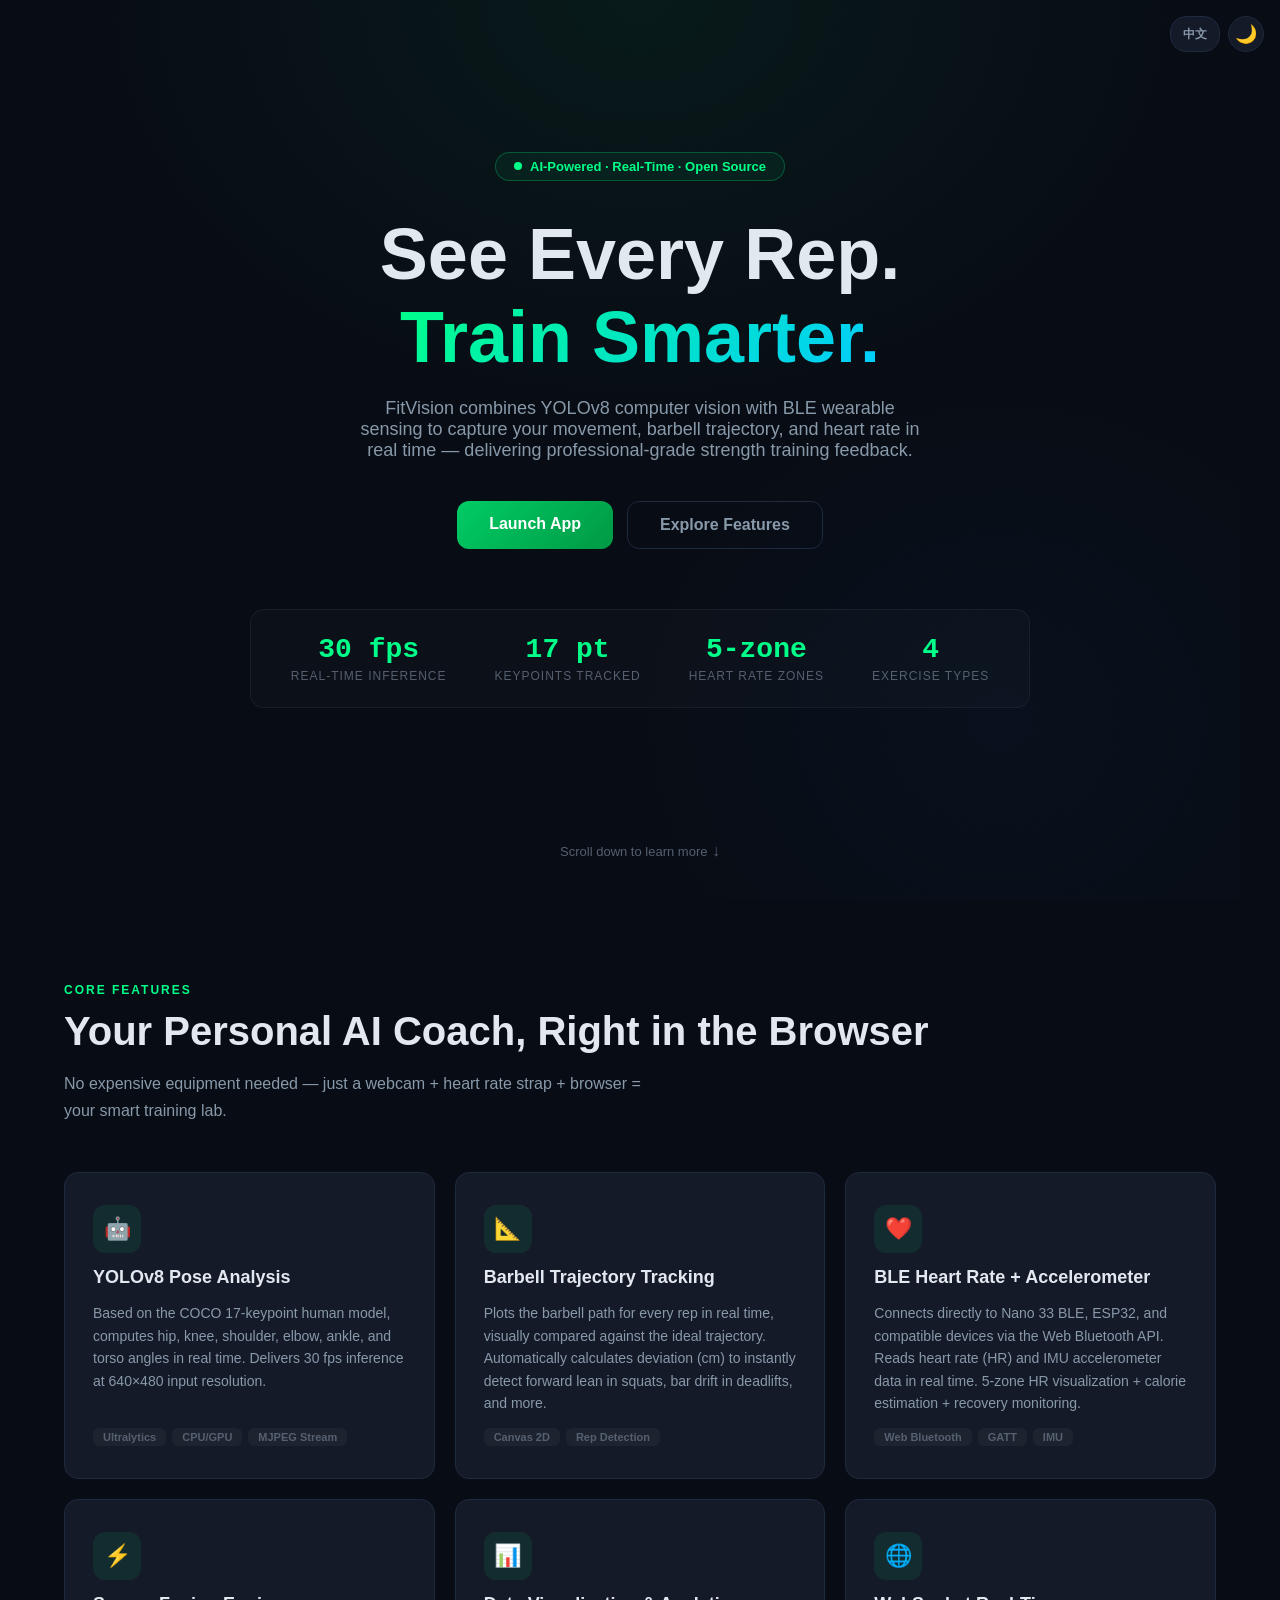
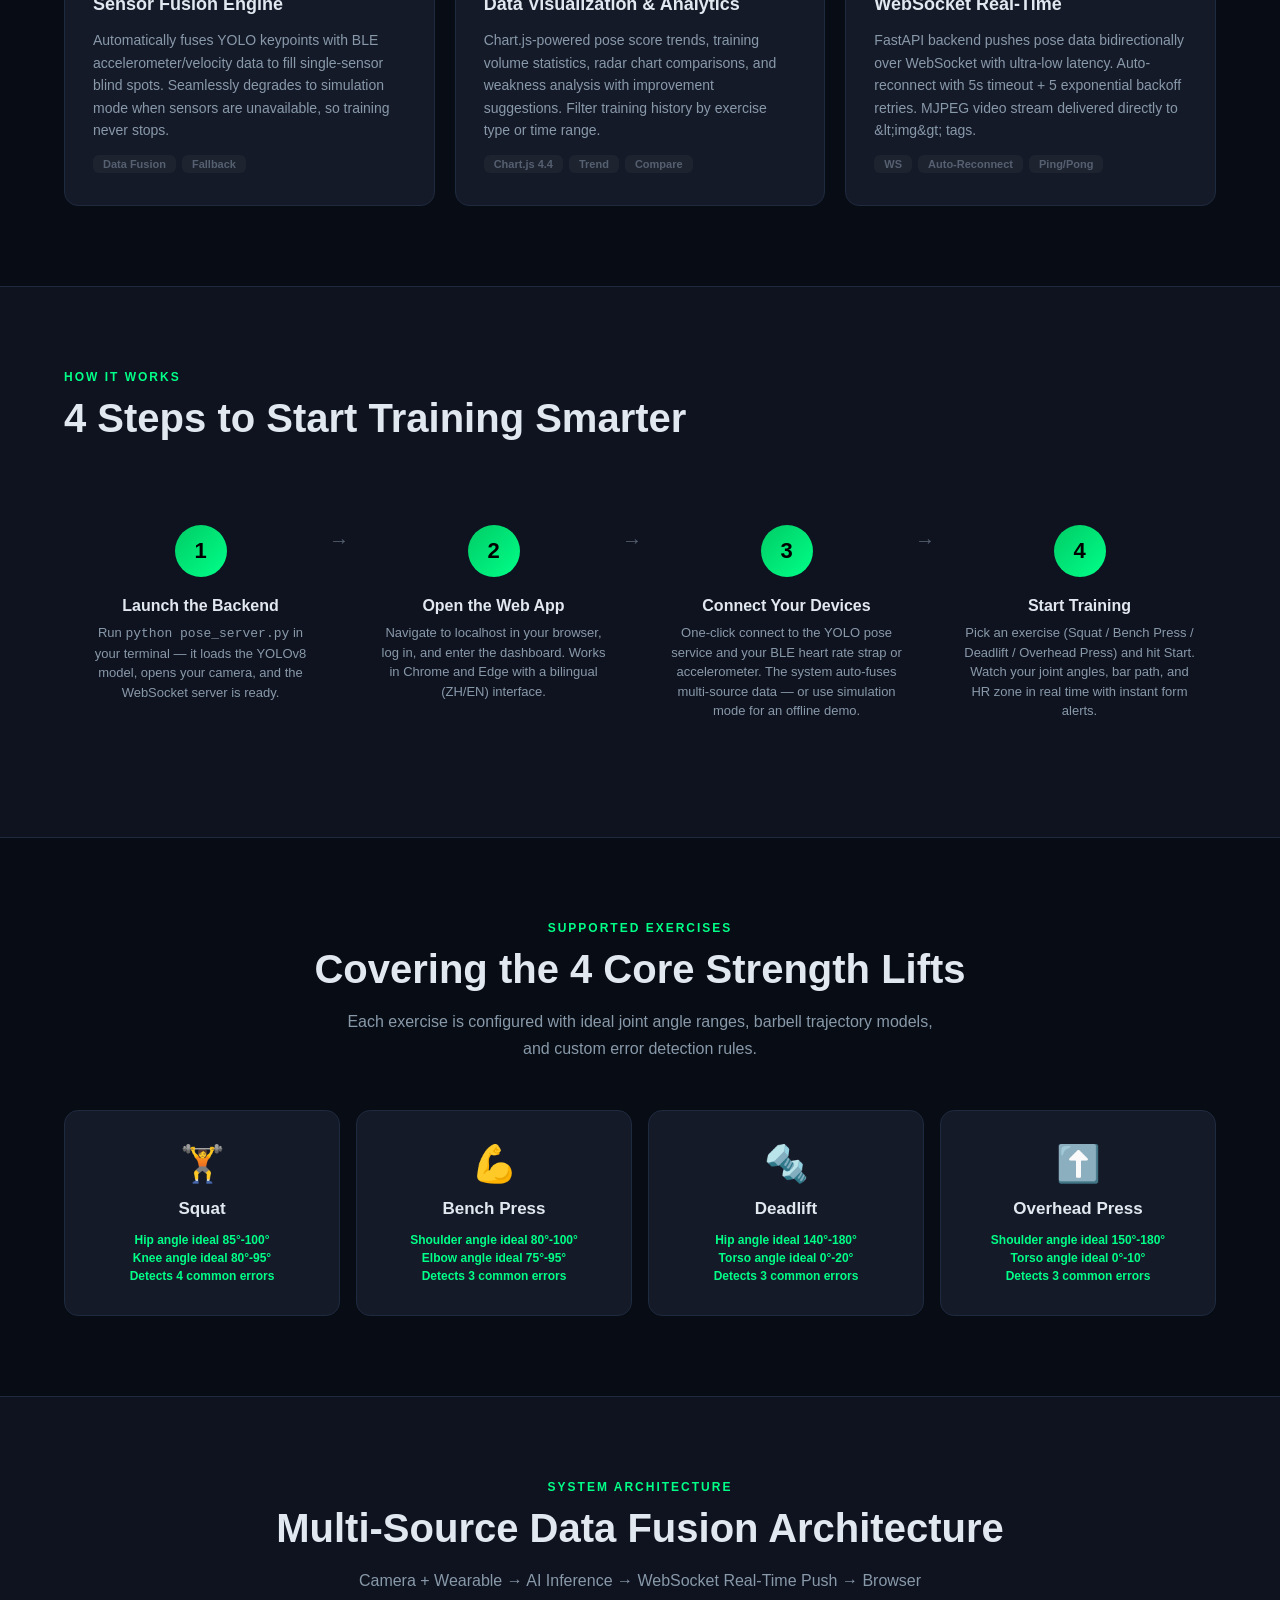
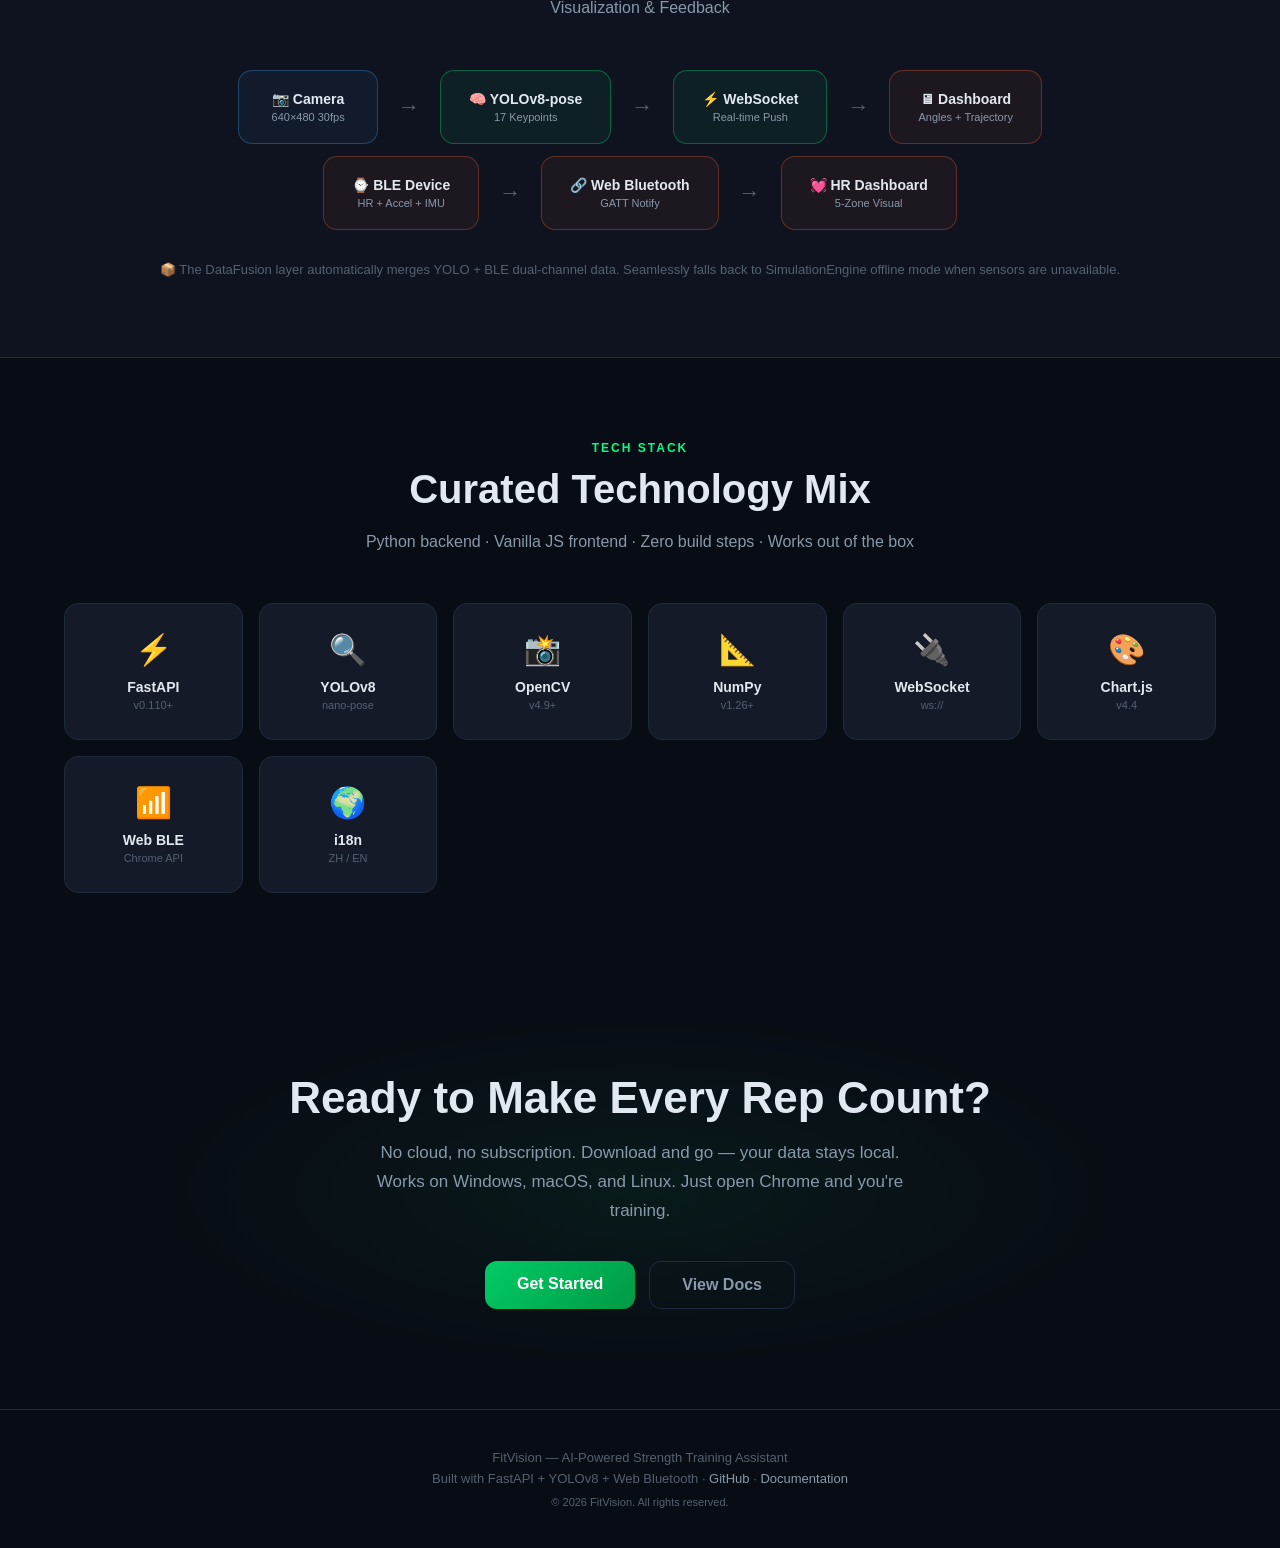
<file: landing-en.html>
<!DOCTYPE html>
<html lang="zh-CN">
<head>
  <meta charset="UTF-8">
  <meta name="viewport" content="width=device-width, initial-scale=1.0">
  <title>FitVision — AI-Powered Strength Training | 智能力量训练</title>
  <meta name="description" content="FitVision combines YOLOv8 pose estimation with BLE wearable sensing for real-time strength training feedback. Supports Squat, Bench Press, Deadlift, Overhead Press.">
  <link rel="icon" type="image/jpeg" href="favicon.jpg">
  <style>
    *, *::before, *::after { box-sizing: border-box; margin: 0; padding: 0; }

    :root {
      --bg: #080c14; --bg2: #0f131f; --card: #151a28;
      --border: #1e2a3e; --text: #e2e8f0; --text2: #8899aa;
      --text3: #556070; --accent: #00ff88; --accent2: #00cc66;
      --warn: #ff6b35; --info: #44aaff; --radius: 14px;
      --hero-radial: radial-gradient(ellipse 70% 70% at 50% 0%, rgba(0,255,136,0.06) 0%, transparent 70%), radial-gradient(ellipse 50% 60% at 80% 80%, rgba(0,136,255,0.04) 0%, transparent 70%);
      --cta-radial: radial-gradient(ellipse 60% 60% at 50% 50%, rgba(0,255,136,0.06) 0%, transparent 70%);
    }

    body.light-theme {
      --bg: #ffffff; --bg2: #ffffff; --card: #ffffff;
      --border: #e8e8e8; --text: #1a1d2b; --text2: #5a6072;
      --text3: #8994a6; --accent: #00a855; --accent2: #008c44;
      --warn: #e85d2c; --info: #1a73e8;
      --hero-radial: radial-gradient(ellipse 70% 70% at 50% 0%, rgba(0,170,85,0.05) 0%, transparent 70%), radial-gradient(ellipse 50% 60% at 80% 80%, rgba(26,115,232,0.03) 0%, transparent 70%);
      --cta-radial: radial-gradient(ellipse 60% 60% at 50% 50%, rgba(0,170,85,0.04) 0%, transparent 70%);
    }
    body.light-theme #how, body.light-theme #dataflow { background: var(--bg2); }
    body.light-theme .btn-primary { color: #fff; }
    body.light-theme .step-num { color: #fff; }
    body.light-theme .feature-card:hover { box-shadow: 0 8px 32px rgba(0,0,0,0.08); }
    body.light-theme .hero::before { opacity: 0.15; }

    html {
      scroll-behavior: smooth;
      font-family: -apple-system, BlinkMacSystemFont, 'Segoe UI', 'PingFang SC', 'Microsoft YaHei', sans-serif;
      background: var(--bg); color: var(--text);
    }

    body.zh .en-text { display: none; }
    body.en .zh-text { display: none; }

    .hero { position: relative; min-height: 100vh; display: flex; flex-direction: column; align-items: center; justify-content: center; text-align: center; padding: 60px 24px 100px; overflow: hidden; background: var(--hero-radial); }
    .hero::before { content: ''; position: absolute; inset: 0; background: url("data:image/svg+xml,%3Csvg width='60' height='60' xmlns='http://www.w3.org/2000/svg'%3E%3Cpath d='M30 5 L55 30 L30 55 L5 30Z' fill='none' stroke='rgba(255,255,255,0.02)' stroke-width='0.5'/%3E%3C/svg%3E"); opacity: 0.5; }
    .hero-badge { display: inline-flex; align-items: center; gap: 8px; padding: 6px 18px; border-radius: 20px; border: 1px solid rgba(0,255,136,0.25); background: rgba(0,255,136,0.06); color: var(--accent); font-size: 13px; font-weight: 600; margin-bottom: 32px; position: relative; animation: fadeUp 0.8s ease; }
    .hero-badge .live-dot { width: 8px; height: 8px; border-radius: 50%; background: var(--accent); animation: pulse 2s infinite; }
    .hero h1 { font-size: clamp(40px, 7vw, 72px); font-weight: 800; line-height: 1.15; position: relative; animation: fadeUp 0.8s 0.1s ease both; }
    .hero h1 .gradient { background: linear-gradient(135deg, var(--accent) 0%, #00ccff 100%); -webkit-background-clip: text; -webkit-text-fill-color: transparent; }
    .hero .subtitle { font-size: 18px; color: var(--text2); margin-top: 20px; max-width: 560px; position: relative; animation: fadeUp 0.8s 0.2s ease both; }
    .hero-actions { display: flex; gap: 14px; margin-top: 40px; flex-wrap: wrap; justify-content: center; position: relative; animation: fadeUp 0.8s 0.3s ease both; }
    .btn-primary { padding: 14px 32px; border: none; border-radius: 12px; background: linear-gradient(135deg, #00cc66, #009944); color: #fff; font-size: 16px; font-weight: 700; cursor: pointer; text-decoration: none; transition: all 0.2s; }
    .btn-primary:hover { box-shadow: 0 6px 28px rgba(0,255,136,0.3); transform: translateY(-2px); }
    .btn-outline { padding: 14px 32px; border: 1px solid var(--border); border-radius: 12px; background: transparent; color: var(--text2); font-size: 16px; font-weight: 600; cursor: pointer; text-decoration: none; transition: all 0.2s; }
    .btn-outline:hover { border-color: var(--accent); color: var(--accent); }

    .hero-stats { display: flex; gap: 48px; margin-top: 60px; padding: 24px 40px; border-radius: var(--radius); background: rgba(255,255,255,0.02); border: 1px solid rgba(255,255,255,0.05); position: relative; animation: fadeUp 0.8s 0.4s ease both; }
    .hero-stat { text-align: center; }
    .hero-stat .val { font-size: 28px; font-weight: 800; color: var(--accent); font-family: 'SF Mono','Consolas',monospace; }
    .hero-stat .lbl { font-size: 12px; color: var(--text3); margin-top: 4px; text-transform: uppercase; letter-spacing: 1px; }
    @media (max-width: 640px) { .hero-stats { gap: 24px; padding: 18px 24px; } .hero-stat .val { font-size: 22px; } }

    .scroll-hint { position: absolute; bottom: 40px; color: var(--text3); font-size: 13px; animation: bounce 2s infinite; }
    .scroll-hint::after { content: ' \2193'; font-size: 16px; }
    @keyframes bounce { 0%,100% { transform: translateY(0); } 50% { transform: translateY(8px); } }
    @keyframes pulse { 0%,100% { opacity: 1; } 50% { opacity: 0.3; } }
    @keyframes fadeUp { from { opacity: 0; transform: translateY(24px); } to { opacity: 1; transform: translateY(0); } }

    section { padding: 80px 24px; max-width: 1200px; margin: 0 auto; }
    .section-label { display: inline-block; font-size: 12px; font-weight: 700; color: var(--accent); text-transform: uppercase; letter-spacing: 2px; margin-bottom: 12px; }
    .section-title { font-size: clamp(28px, 4vw, 40px); font-weight: 800; margin-bottom: 16px; }
    .section-desc { font-size: 16px; color: var(--text2); max-width: 600px; line-height: 1.7; }

    .features { display: grid; grid-template-columns: repeat(auto-fit, minmax(280px, 1fr)); gap: 20px; margin-top: 48px; }
    .feature-card { background: var(--card); border: 1px solid var(--border); border-radius: var(--radius); padding: 32px 28px; transition: all 0.3s; display: flex; flex-direction: column; gap: 14px; }
    .feature-card:hover { border-color: rgba(0,255,136,0.25); box-shadow: 0 8px 32px rgba(0,0,0,0.3); transform: translateY(-4px); }
    .feature-icon { width: 48px; height: 48px; border-radius: 12px; display: flex; align-items: center; justify-content: center; font-size: 22px; background: rgba(0,255,136,0.08); }
    .feature-card h3 { font-size: 18px; font-weight: 700; }
    .feature-card p { font-size: 14px; color: var(--text2); line-height: 1.6; }
    .feature-tags { display: flex; gap: 6px; flex-wrap: wrap; margin-top: auto; }
    .feature-tag { padding: 3px 10px; border-radius: 6px; font-size: 11px; font-weight: 600; background: rgba(255,255,255,0.04); color: var(--text3); }

    #how { background: var(--bg2); border-top: 1px solid var(--border); border-bottom: 1px solid var(--border); }
    #how .section { max-width: 1200px; margin: 0 auto; padding: 80px 24px; }
    .steps { display: grid; grid-template-columns: repeat(auto-fit, minmax(220px, 1fr)); gap: 20px; margin-top: 48px; }
    .step-card { text-align: center; padding: 36px 20px; position: relative; }
    .step-num { width: 52px; height: 52px; border-radius: 50%; margin: 0 auto 20px; background: linear-gradient(135deg, var(--accent2), var(--accent)); display: flex; align-items: center; justify-content: center; font-size: 22px; font-weight: 800; color: #000; }
    .step-card h4 { font-size: 16px; font-weight: 700; margin-bottom: 8px; }
    .step-card p { font-size: 13px; color: var(--text2); line-height: 1.5; }
    .step-arrow { position: absolute; right: -12px; top: 40px; color: var(--text3); font-size: 20px; }
    @media (max-width: 768px) { .step-arrow { display: none; } }

    #exercises { text-align: center; }
    .ex-grid { display: grid; grid-template-columns: repeat(4, 1fr); gap: 16px; margin-top: 48px; }
    @media (max-width: 768px) { .ex-grid { grid-template-columns: repeat(2, 1fr); } }
    .ex-card { background: var(--card); border: 1px solid var(--border); border-radius: var(--radius); padding: 32px 16px; transition: all 0.3s; cursor: default; }
    .ex-card:hover { border-color: var(--accent2); }
    .ex-card .ex-icon { font-size: 36px; margin-bottom: 14px; }
    .ex-card h4 { font-size: 17px; font-weight: 700; margin-bottom: 8px; }
    .ex-card .ex-metrics { display: flex; flex-direction: column; gap: 4px; margin-top: 14px; }
    .ex-card .ex-metric { font-size: 12px; color: var(--text2); }
    .ex-card .ex-metric span { color: var(--accent); font-weight: 700; }

    #tech { text-align: center; }
    .tech-grid { display: grid; grid-template-columns: repeat(auto-fit, minmax(160px, 1fr)); gap: 16px; margin-top: 48px; }
    .tech-card { background: var(--card); border: 1px solid var(--border); border-radius: var(--radius); padding: 28px 16px; transition: all 0.3s; }
    .tech-card:hover { border-color: var(--info); transform: translateY(-2px); }
    .tech-card .tc-icon { font-size: 30px; margin-bottom: 12px; }
    .tech-card h4 { font-size: 14px; font-weight: 700; margin-bottom: 4px; }
    .tech-card .tc-ver { font-size: 11px; color: var(--text3); }

    #dataflow { background: var(--bg2); border-top: 1px solid var(--border); border-bottom: 1px solid var(--border); }
    .flow-diagram { display: flex; align-items: center; justify-content: center; gap: 20px; margin-top: 48px; flex-wrap: wrap; }
    .flow-node { padding: 20px 28px; border-radius: var(--radius); text-align: center; border: 1px solid var(--border); background: var(--card); min-width: 140px; }
    .flow-node.source { border-color: rgba(68,170,255,0.3); background: rgba(68,170,255,0.06); }
    .flow-node.process { border-color: rgba(0,255,136,0.3); background: rgba(0,255,136,0.06); }
    .flow-node.output { border-color: rgba(255,107,53,0.3); background: rgba(255,107,53,0.06); }
    .flow-node h4 { font-size: 14px; font-weight: 700; margin-bottom: 4px; }
    .flow-node p { font-size: 11px; color: var(--text2); }
    .flow-arrow { font-size: 22px; color: var(--text3); font-weight: 300; }
    @media (max-width: 768px) { .flow-arrow { transform: rotate(90deg); } }

    #cta { text-align: center; padding: 100px 24px; background: var(--cta-radial); }
    #cta h2 { font-size: clamp(28px, 5vw, 44px); font-weight: 800; margin-bottom: 16px; }
    #cta p { font-size: 17px; color: var(--text2); max-width: 540px; margin: 0 auto 36px; line-height: 1.7; }
    .cta-actions { display: flex; gap: 14px; justify-content: center; flex-wrap: wrap; }

    footer { text-align: center; padding: 40px 24px; border-top: 1px solid var(--border); color: var(--text3); font-size: 13px; }
    footer a { color: var(--text2); text-decoration: none; }
    footer a:hover { color: var(--accent); }

    .header-tools {
      position: fixed; top: 16px; right: 16px; z-index: 999;
      display: flex; gap: 8px; align-items: center;
    }
    .theme-toggle-landing {
      width: 36px; height: 36px; padding: 0;
      border: 1px solid var(--border); border-radius: 50%;
      background: var(--card); font-size: 18px; cursor: pointer;
      display: flex; align-items: center; justify-content: center;
      transition: all 0.2s;
    }
    .theme-toggle-landing:hover { border-color: var(--warn); }

    .lang-switch-landing {
      height: 36px; padding: 0 12px;
      border: 1px solid var(--border); border-radius: 16px;
      background: var(--card); color: var(--text2);
      font-size: 12px; font-weight: 600; cursor: pointer;
      text-decoration: none; transition: all 0.2s;
      display: flex; align-items: center; justify-content: center;
    }
    .lang-switch-landing:hover { border-color: var(--accent); color: var(--accent); }
  </style>
</head>
<body>
<div class="header-tools">
  <a href="landing.html" class="lang-switch-landing" id="langSwitch">中文</a>
  <button class="theme-toggle-landing" id="themeToggleLanding" title="Toggle Theme">🌙</button>
</div>

<!-- ═══ HERO ═══ -->
<section class="hero">
  <div class="hero-badge">
    <span class="live-dot"></span> AI-Powered · Real-Time · Open Source
  </div>
  <h1>
    <span class="zh-text">看得见每一次发力<br><span class="gradient">让训练更聪明</span></span>
    <span class="en-text">See Every Rep.<br><span class="gradient">Train Smarter.</span></span>
  </h1>
  <p class="subtitle">
    <span class="zh-text">FitVision 融合 YOLOv8 计算机视觉与 BLE 可穿戴传感，实时捕捉您的动作姿态、杠铃轨迹和心率，为力量训练提供专业级即时反馈。</span>
    <span class="en-text">FitVision combines YOLOv8 computer vision with BLE wearable sensing to capture your movement, barbell trajectory, and heart rate in real time — delivering professional-grade strength training feedback.</span>
  </p>
  <div class="hero-actions">
    <a href="index.html" class="btn-primary"><span class="zh-text">进入应用</span><span class="en-text">Launch App</span></a>
    <a href="#features" class="btn-outline"><span class="zh-text">了解功能</span><span class="en-text">Explore Features</span></a>
  </div>
  <div class="hero-stats">
    <div class="hero-stat"><div class="val">30 fps</div><div class="lbl"><span class="zh-text">实时推理</span><span class="en-text">Real-time Inference</span></div></div>
    <div class="hero-stat"><div class="val">17 pt</div><div class="lbl"><span class="zh-text">关键点追踪</span><span class="en-text">Keypoints Tracked</span></div></div>
    <div class="hero-stat"><div class="val">5-zone</div><div class="lbl"><span class="zh-text">心率分区</span><span class="en-text">Heart Rate Zones</span></div></div>
    <div class="hero-stat"><div class="val"><span class="zh-text">4 种</span><span class="en-text">4</span></div><div class="lbl"><span class="zh-text">训练动作</span><span class="en-text">Exercise Types</span></div></div>
  </div>
  <div class="scroll-hint"><span class="zh-text">向下滚动了解更多</span><span class="en-text">Scroll down to learn more</span></div>
</section>

<!-- ═══ FEATURES ═══ -->
<section id="features">
  <span class="section-label"><span class="zh-text">核心功能</span><span class="en-text">Core Features</span></span>
  <h2 class="section-title"><span class="zh-text">私人 AI 教练，就在你的浏览器里</span><span class="en-text">Your Personal AI Coach, Right in the Browser</span></h2>
  <p class="section-desc">
    <span class="zh-text">无需昂贵设备，一台摄像头 + 一根心率带 + 浏览器 = 你的智能训练实验室。</span>
    <span class="en-text">No expensive equipment needed — just a webcam + heart rate strap + browser = your smart training lab.</span>
  </p>
  <div class="features">
    <div class="feature-card">
      <div class="feature-icon">🤖</div>
      <h3><span class="zh-text">YOLOv8 姿态分析</span><span class="en-text">YOLOv8 Pose Analysis</span></h3>
      <p><span class="zh-text">基于 COCO 17 关键点人体模型，实时计算髋、膝、肩、肘、踝、躯干 6 大关节角度。640×480 输入下达到 30fps 实时推理。</span><span class="en-text">Based on the COCO 17-keypoint human model, computes hip, knee, shoulder, elbow, ankle, and torso angles in real time. Delivers 30 fps inference at 640×480 input resolution.</span></p>
      <div class="feature-tags"><span class="feature-tag">Ultralytics</span><span class="feature-tag">CPU/GPU</span><span class="feature-tag">MJPEG Stream</span></div>
    </div>
    <div class="feature-card">
      <div class="feature-icon">📐</div>
      <h3><span class="zh-text">杠铃轨迹追踪</span><span class="en-text">Barbell Trajectory Tracking</span></h3>
      <p><span class="zh-text">每 reps 实时绘制杠铃运动路径，与理想轨迹可视化对比。自动计算偏移量（cm），深蹲前移、硬拉远离身体等错误即时检测。</span><span class="en-text">Plots the barbell path for every rep in real time, visually compared against the ideal trajectory. Automatically calculates deviation (cm) to instantly detect forward lean in squats, bar drift in deadlifts, and more.</span></p>
      <div class="feature-tags"><span class="feature-tag">Canvas 2D</span><span class="feature-tag">Rep Detection</span></div>
    </div>
    <div class="feature-card">
      <div class="feature-icon">❤️</div>
      <h3><span class="zh-text">BLE 心率 + 加速度计</span><span class="en-text">BLE Heart Rate + Accelerometer</span></h3>
      <p><span class="zh-text">Web Bluetooth API 直连 Nano 33 BLE / ESP32 等设备，实时读取心率（HR）和 IMU 加速度计数据。5 区心率可视化 + 卡路里估算 + 恢复状态监测。</span><span class="en-text">Connects directly to Nano 33 BLE, ESP32, and compatible devices via the Web Bluetooth API. Reads heart rate (HR) and IMU accelerometer data in real time. 5-zone HR visualization + calorie estimation + recovery monitoring.</span></p>
      <div class="feature-tags"><span class="feature-tag">Web Bluetooth</span><span class="feature-tag">GATT</span><span class="feature-tag">IMU</span></div>
    </div>
    <div class="feature-card">
      <div class="feature-icon">⚡</div>
      <h3><span class="zh-text">传感器融合引擎</span><span class="en-text">Sensor Fusion Engine</span></h3>
      <p><span class="zh-text">自动融合 YOLO 关节点 + BLE 加速度计 / 速度数据，弥补单一传感器盲区。当传感器无法连接时无缝降级到仿真模式持续运行。</span><span class="en-text">Automatically fuses YOLO keypoints with BLE accelerometer/velocity data to fill single-sensor blind spots. Seamlessly degrades to simulation mode when sensors are unavailable, so training never stops.</span></p>
      <div class="feature-tags"><span class="feature-tag">Data Fusion</span><span class="feature-tag">Fallback</span></div>
    </div>
    <div class="feature-card">
      <div class="feature-icon">📊</div>
      <h3><span class="zh-text">数据可视化分析</span><span class="en-text">Data Visualization & Analytics</span></h3>
      <p><span class="zh-text">Chart.js 驱动的姿态评分趋势、训练量统计、动作对比雷达图 + 弱点分析建议。训练记录历史支持按动作 / 时间维度过滤。</span><span class="en-text">Chart.js-powered pose score trends, training volume statistics, radar chart comparisons, and weakness analysis with improvement suggestions. Filter training history by exercise type or time range.</span></p>
      <div class="feature-tags"><span class="feature-tag">Chart.js 4.4</span><span class="feature-tag">Trend</span><span class="feature-tag">Compare</span></div>
    </div>
    <div class="feature-card">
      <div class="feature-icon">🌐</div>
      <h3><span class="zh-text">WebSocket 实时通信</span><span class="en-text">WebSocket Real-Time</span></h3>
      <p><span class="zh-text">FastAPI 后端通过 WebSocket 双向低延迟推送姿态数据流。前端自动重连机制，5s 连接超时 + 5 次指数退避重试，MJPEG 视频流直连 &amp;lt;img&amp;gt; 标签。</span><span class="en-text">FastAPI backend pushes pose data bidirectionally over WebSocket with ultra-low latency. Auto-reconnect with 5s timeout + 5 exponential backoff retries. MJPEG video stream delivered directly to &amp;lt;img&amp;gt; tags.</span></p>
      <div class="feature-tags"><span class="feature-tag">WS</span><span class="feature-tag">Auto-Reconnect</span><span class="feature-tag">Ping/Pong</span></div>
    </div>
  </div>
</section>

<!-- ═══ HOW IT WORKS ═══ -->
<div id="how">
  <div class="section">
    <span class="section-label"><span class="zh-text">工作流程</span><span class="en-text">How It Works</span></span>
    <h2 class="section-title"><span class="zh-text">4 步开启智能训练</span><span class="en-text">4 Steps to Start Training Smarter</span></h2>
    <div class="steps">
      <div class="step-card">
        <div class="step-num">1</div>
        <h4><span class="zh-text">启动后端服务</span><span class="en-text">Launch the Backend</span></h4>
        <p><span class="zh-text">终端运行 <code>python pose_server.py</code>，加载 YOLOv8 模型并打开摄像头，WebSocket 服务就绪。</span><span class="en-text">Run <code>python pose_server.py</code> in your terminal — it loads the YOLOv8 model, opens your camera, and the WebSocket server is ready.</span></p>
        <span class="step-arrow">→</span>
      </div>
      <div class="step-card">
        <div class="step-num">2</div>
        <h4><span class="zh-text">打开网页应用</span><span class="en-text">Open the Web App</span></h4>
        <p><span class="zh-text">浏览器访问 localhost，登录后进入仪表盘。支持 Chrome / Edge，中英双语界面。</span><span class="en-text">Navigate to localhost in your browser, log in, and enter the dashboard. Works in Chrome and Edge with a bilingual (ZH/EN) interface.</span></p>
        <span class="step-arrow">→</span>
      </div>
      <div class="step-card">
        <div class="step-num">3</div>
        <h4><span class="zh-text">连接设备</span><span class="en-text">Connect Your Devices</span></h4>
        <p><span class="zh-text">一键连接 YOLO 姿态服务 + BLE 心率带 / 加速度计。系统自动融合多源数据，也可在模拟模式下离线演示。</span><span class="en-text">One-click connect to the YOLO pose service and your BLE heart rate strap or accelerometer. The system auto-fuses multi-source data — or use simulation mode for an offline demo.</span></p>
        <span class="step-arrow">→</span>
      </div>
      <div class="step-card">
        <div class="step-num">4</div>
        <h4><span class="zh-text">开始训练</span><span class="en-text">Start Training</span></h4>
        <p><span class="zh-text">选择动作（深蹲/卧推/硬拉/肩推），点击开始。实时查看关节点角度、杠铃轨迹、心率区间，姿势异常即时报警。</span><span class="en-text">Pick an exercise (Squat / Bench Press / Deadlift / Overhead Press) and hit Start. Watch your joint angles, bar path, and HR zone in real time with instant form alerts.</span></p>
      </div>
    </div>
  </div>
</div>

<!-- ═══ EXERCISES ═══ -->
<section id="exercises">
  <span class="section-label"><span class="zh-text">支持动作</span><span class="en-text">Supported Exercises</span></span>
  <h2 class="section-title"><span class="zh-text">覆盖 4 大核心力量训练</span><span class="en-text">Covering the 4 Core Strength Lifts</span></h2>
  <p class="section-desc" style="margin:0 auto;">
    <span class="zh-text">每种动作均配置了理想关节角度范围、杠铃轨迹模型和专属错误检测规则。</span>
    <span class="en-text">Each exercise is configured with ideal joint angle ranges, barbell trajectory models, and custom error detection rules.</span>
  </p>
  <div class="ex-grid">
    <div class="ex-card">
      <div class="ex-icon">🏋️</div>
      <h4>Squat <span class="zh-text">深蹲</span></h4>
      <div class="ex-metrics">
        <div class="ex-metric"><span class="zh-text">髋角理想范围</span><span class="en-text">Hip angle ideal</span> <span>85°-100°</span></div>
        <div class="ex-metric"><span class="zh-text">膝角理想范围</span><span class="en-text">Knee angle ideal</span> <span>80°-95°</span></div>
        <div class="ex-metric"><span class="zh-text">检测 <span>4 种</span> 常见错误</span><span class="en-text">Detects <span>4</span> common errors</span></div>
      </div>
    </div>
    <div class="ex-card">
      <div class="ex-icon">💪</div>
      <h4>Bench Press <span class="zh-text">卧推</span></h4>
      <div class="ex-metrics">
        <div class="ex-metric"><span class="zh-text">肩角理想范围</span><span class="en-text">Shoulder angle ideal</span> <span>80°-100°</span></div>
        <div class="ex-metric"><span class="zh-text">肘角理想范围</span><span class="en-text">Elbow angle ideal</span> <span>75°-95°</span></div>
        <div class="ex-metric"><span class="zh-text">检测 <span>3 种</span> 常见错误</span><span class="en-text">Detects <span>3</span> common errors</span></div>
      </div>
    </div>
    <div class="ex-card">
      <div class="ex-icon">🔩</div>
      <h4>Deadlift <span class="zh-text">硬拉</span></h4>
      <div class="ex-metrics">
        <div class="ex-metric"><span class="zh-text">髋角理想范围</span><span class="en-text">Hip angle ideal</span> <span>140°-180°</span></div>
        <div class="ex-metric"><span class="zh-text">躯干角理想范围</span><span class="en-text">Torso angle ideal</span> <span>0°-20°</span></div>
        <div class="ex-metric"><span class="zh-text">检测 <span>3 种</span> 常见错误</span><span class="en-text">Detects <span>3</span> common errors</span></div>
      </div>
    </div>
    <div class="ex-card">
      <div class="ex-icon">⬆️</div>
      <h4>Overhead Press <span class="zh-text">肩推</span></h4>
      <div class="ex-metrics">
        <div class="ex-metric"><span class="zh-text">肩角理想范围</span><span class="en-text">Shoulder angle ideal</span> <span>150°-180°</span></div>
        <div class="ex-metric"><span class="zh-text">躯干角理想范围</span><span class="en-text">Torso angle ideal</span> <span>0°-10°</span></div>
        <div class="ex-metric"><span class="zh-text">检测 <span>3 种</span> 常见错误</span><span class="en-text">Detects <span>3</span> common errors</span></div>
      </div>
    </div>
  </div>
</section>

<!-- ═══ DATA FLOW ═══ -->
<div id="dataflow">
  <div class="section" style="max-width:1200px; margin:0 auto; padding:80px 24px; text-align:center;">
    <span class="section-label"><span class="zh-text">系统架构</span><span class="en-text">System Architecture</span></span>
    <h2 class="section-title"><span class="zh-text">多源数据融合架构</span><span class="en-text">Multi-Source Data Fusion Architecture</span></h2>
    <p class="section-desc" style="margin:0 auto 24px;">
      <span class="zh-text">摄像头 + 可穿戴 → AI 推理 → WebSocket 实时推送 → 浏览器可视化反馈</span>
      <span class="en-text">Camera + Wearable → AI Inference → WebSocket Real-Time Push → Browser Visualization & Feedback</span>
    </p>
    <div class="flow-diagram">
      <div class="flow-node source"><h4>📷 Camera</h4><p>640×480 30fps</p></div>
      <span class="flow-arrow">→</span>
      <div class="flow-node process"><h4>🧠 YOLOv8-pose</h4><p>17 Keypoints</p></div>
      <span class="flow-arrow">→</span>
      <div class="flow-node process"><h4>⚡ WebSocket</h4><p>Real-time Push</p></div>
      <span class="flow-arrow">→</span>
      <div class="flow-node output"><h4>🖥 Dashboard</h4><p>Angles + Trajectory</p></div>
    </div>
    <div class="flow-diagram" style="margin-top:12px;">
      <div class="flow-node source" style="border-color:rgba(255,107,53,0.3);background:rgba(255,107,53,0.06);"><h4>⌚ BLE Device</h4><p>HR + Accel + IMU</p></div>
      <span class="flow-arrow">→</span>
      <div class="flow-node process" style="border-color:rgba(255,107,53,0.3);background:rgba(255,107,53,0.06);"><h4>🔗 Web Bluetooth</h4><p>GATT Notify</p></div>
      <span class="flow-arrow">→</span>
      <div class="flow-node output" style="border-color:rgba(255,107,53,0.3);background:rgba(255,107,53,0.06);"><h4>💓 HR Dashboard</h4><p>5-Zone Visual</p></div>
    </div>
    <p style="margin-top: 32px; font-size: 13px; color: var(--text3);">
      <span class="zh-text">📦 DataFusion 层自动合入 YOLO + BLE 双通道数据，传感器不可用时无缝降级至 SimulationEngine 离线模式</span>
      <span class="en-text">📦 The DataFusion layer automatically merges YOLO + BLE dual-channel data. Seamlessly falls back to SimulationEngine offline mode when sensors are unavailable.</span>
    </p>
  </div>
</div>

<!-- ═══ TECH STACK ═══ -->
<section id="tech">
  <span class="section-label"><span class="zh-text">技术栈</span><span class="en-text">Tech Stack</span></span>
  <h2 class="section-title"><span class="zh-text">精选技术组合</span><span class="en-text">Curated Technology Mix</span></h2>
  <p class="section-desc" style="margin:0 auto;">
    <span class="zh-text">后端 Python · 前端 Vanilla JS · 零构建步骤 · 开箱即用</span>
    <span class="en-text">Python backend · Vanilla JS frontend · Zero build steps · Works out of the box</span>
  </p>
  <div class="tech-grid">
    <div class="tech-card"><div class="tc-icon">⚡</div><h4>FastAPI</h4><div class="tc-ver">v0.110+</div></div>
    <div class="tech-card"><div class="tc-icon">🔍</div><h4>YOLOv8</h4><div class="tc-ver">nano-pose</div></div>
    <div class="tech-card"><div class="tc-icon">📸</div><h4>OpenCV</h4><div class="tc-ver">v4.9+</div></div>
    <div class="tech-card"><div class="tc-icon">📐</div><h4>NumPy</h4><div class="tc-ver">v1.26+</div></div>
    <div class="tech-card"><div class="tc-icon">🔌</div><h4>WebSocket</h4><div class="tc-ver">ws://</div></div>
    <div class="tech-card"><div class="tc-icon">🎨</div><h4>Chart.js</h4><div class="tc-ver">v4.4</div></div>
    <div class="tech-card"><div class="tc-icon">📶</div><h4>Web BLE</h4><div class="tc-ver">Chrome API</div></div>
    <div class="tech-card"><div class="tc-icon">🌍</div><h4>i18n</h4><div class="tc-ver">ZH / EN</div></div>
  </div>
</section>

<!-- ═══ CTA ═══ -->
<section id="cta">
  <h2><span class="zh-text">准备好让每一次训练都可量化了吗？</span><span class="en-text">Ready to Make Every Rep Count?</span></h2>
  <p>
    <span class="zh-text">无需云端、无需订阅。下载即用，隐私数据留在本地。支持 Windows / macOS / Linux，Chrome 浏览器即开即用。</span>
    <span class="en-text">No cloud, no subscription. Download and go — your data stays local. Works on Windows, macOS, and Linux. Just open Chrome and you're training.</span>
  </p>
  <div class="cta-actions">
    <a href="index.html" class="btn-primary"><span class="zh-text">立即体验</span><span class="en-text">Get Started</span></a>
    <a href="#features" class="btn-outline"><span class="zh-text">查看文档</span><span class="en-text">View Docs</span></a>
  </div>
</section>

<!-- ═══ FOOTER ═══ -->
<footer>
  <p>FitVision — AI-Powered Strength Training Assistant</p>
  <p style="margin-top:6px;">
    Built with FastAPI + YOLOv8 + Web Bluetooth ·
    <a href="#">GitHub</a> ·
    <a href="#">Documentation</a>
  </p>
  <p style="margin-top:10px;font-size:11px;">&copy; 2026 FitVision. All rights reserved.</p>
</footer>

<script>
(function(){
  var LANG_KEY = 'fitvision_landing_lang';
  function applyLang(lang) {
    document.body.className = (document.body.className || '').replace(/\b(zh|en)\b/g, '').trim();
    document.body.classList.add(lang);
    var btn = document.getElementById('langSwitch');
    if (btn) btn.textContent = lang === 'en' ? '中文' : 'English';
    localStorage.setItem(LANG_KEY, lang);
  }
  // init
  var savedLang = localStorage.getItem(LANG_KEY);
  var navLang = navigator.language || navigator.userLanguage || '';
  var defaultLang = savedLang || (navLang.startsWith('zh') ? 'zh' : 'en');
  applyLang(defaultLang);

  document.getElementById('langSwitch').addEventListener('click', function(e){
    e.preventDefault();
    var current = document.body.classList.contains('zh') ? 'zh' : 'en';
    applyLang(current === 'zh' ? 'en' : 'zh');
  });

  // Theme toggle
  var s = localStorage.getItem('smartlift_theme');
  if (s === 'light') { document.body.classList.add('light-theme'); }
  var tbtn = document.getElementById('themeToggleLanding');
  if (tbtn) tbtn.textContent = s === 'light' ? '☀️' : '🌙';
  if (tbtn) tbtn.addEventListener('click', function(){
    var isLight = document.body.classList.toggle('light-theme');
    localStorage.setItem('smartlift_theme', isLight ? 'light' : 'dark');
    this.textContent = isLight ? '☀️' : '🌙';
  });
})();
</script>
</body>
</html>
</file>
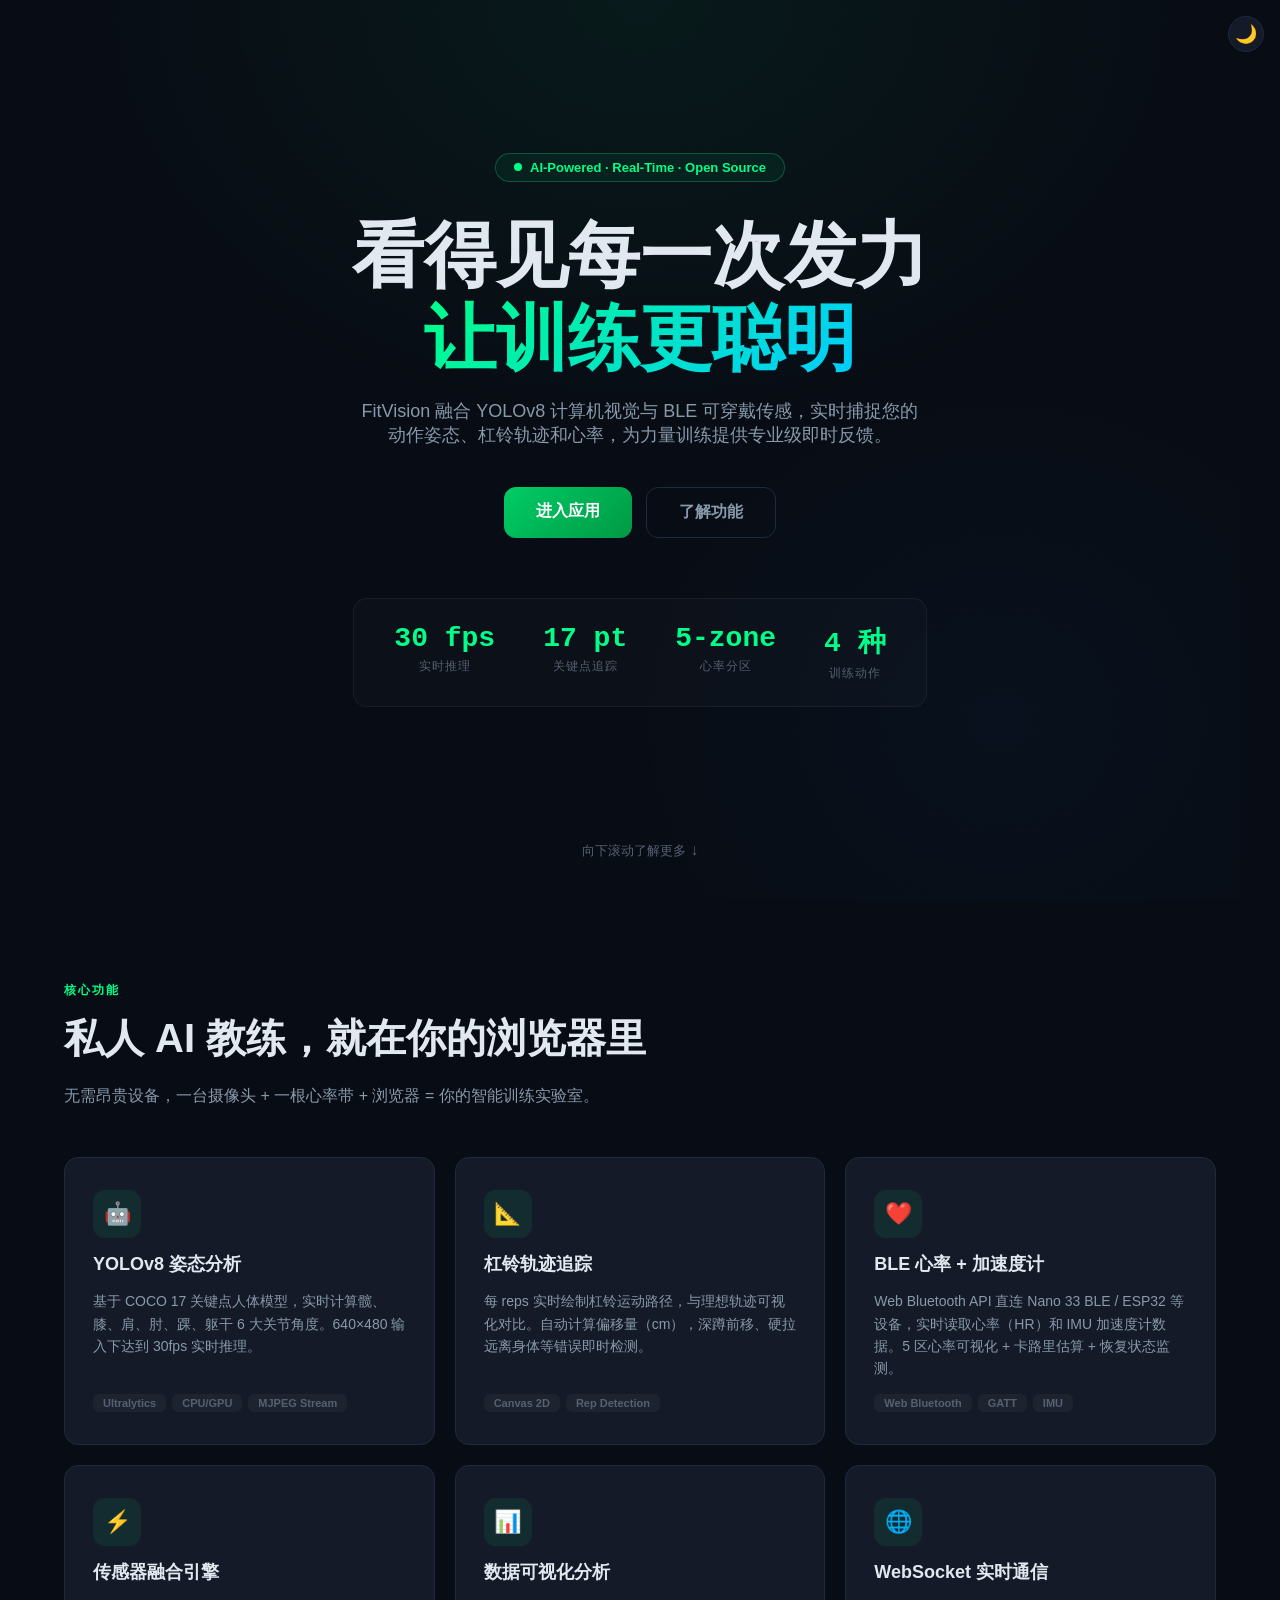
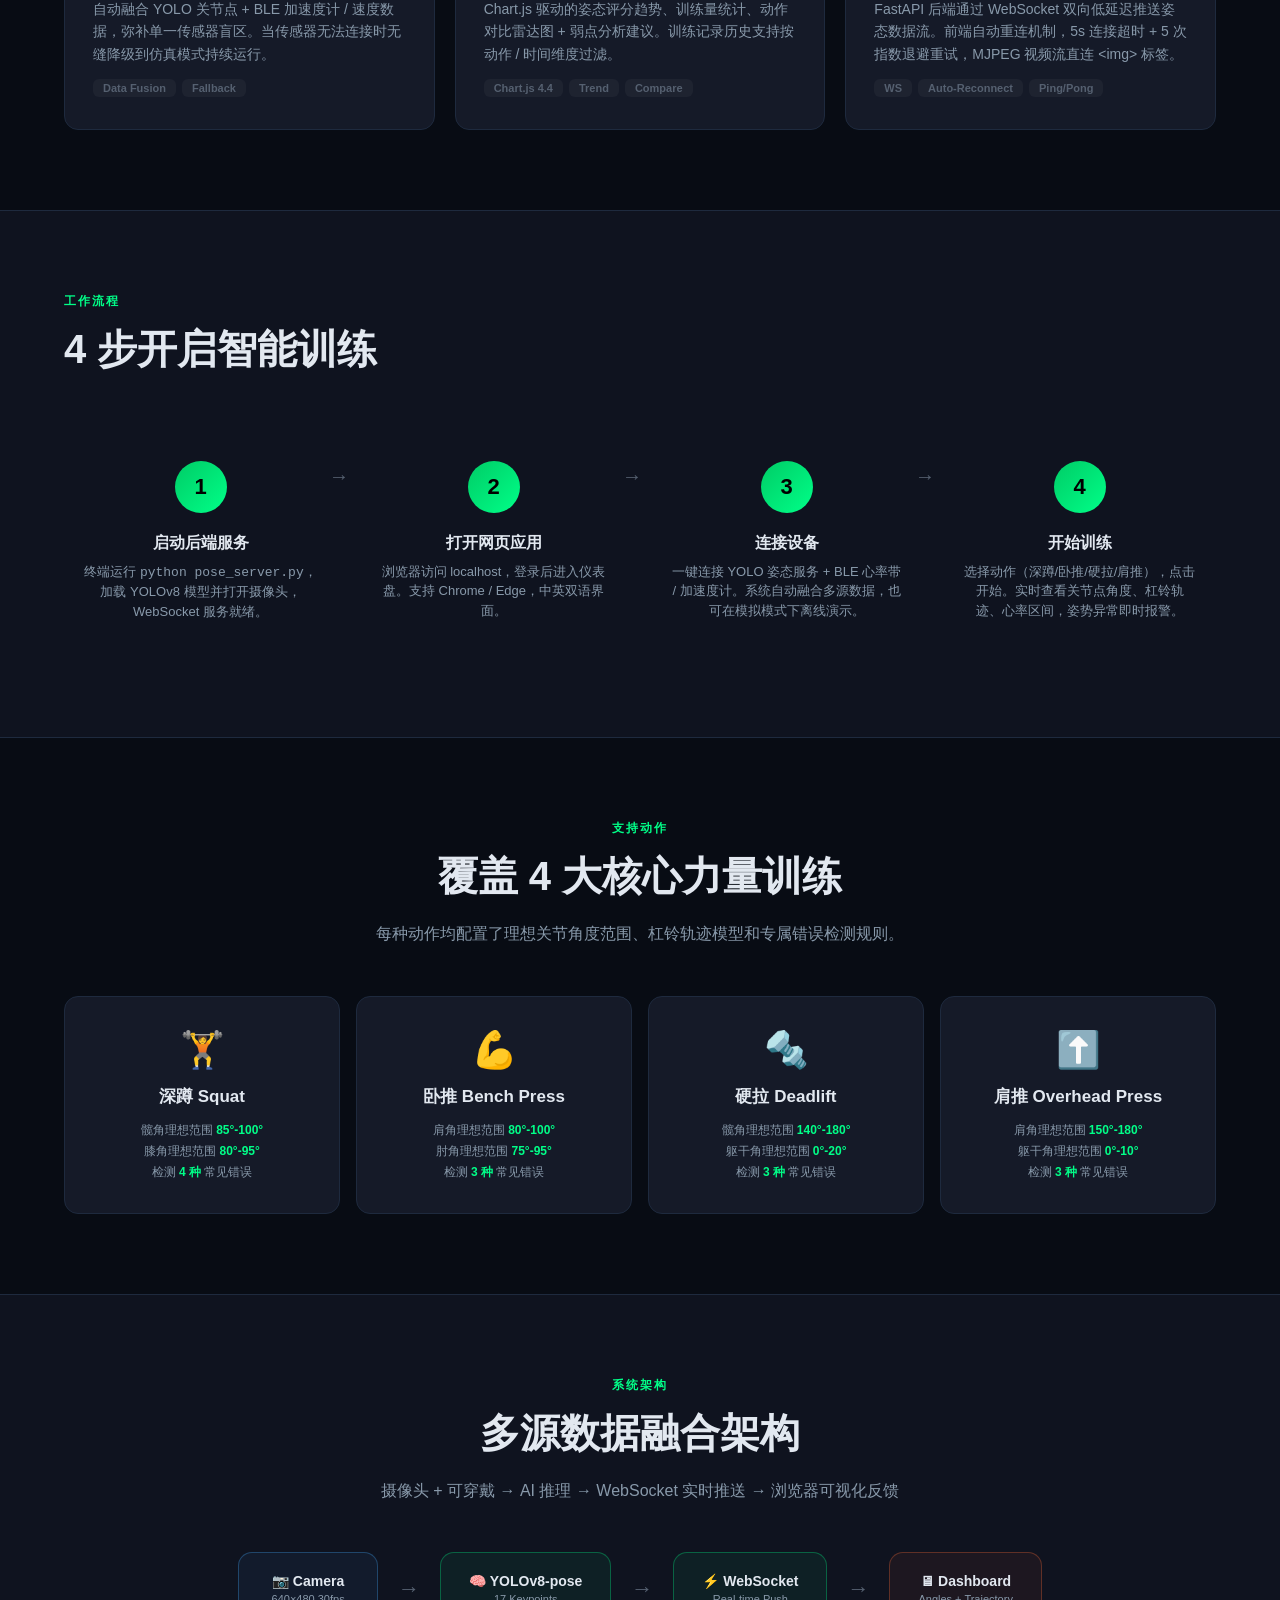
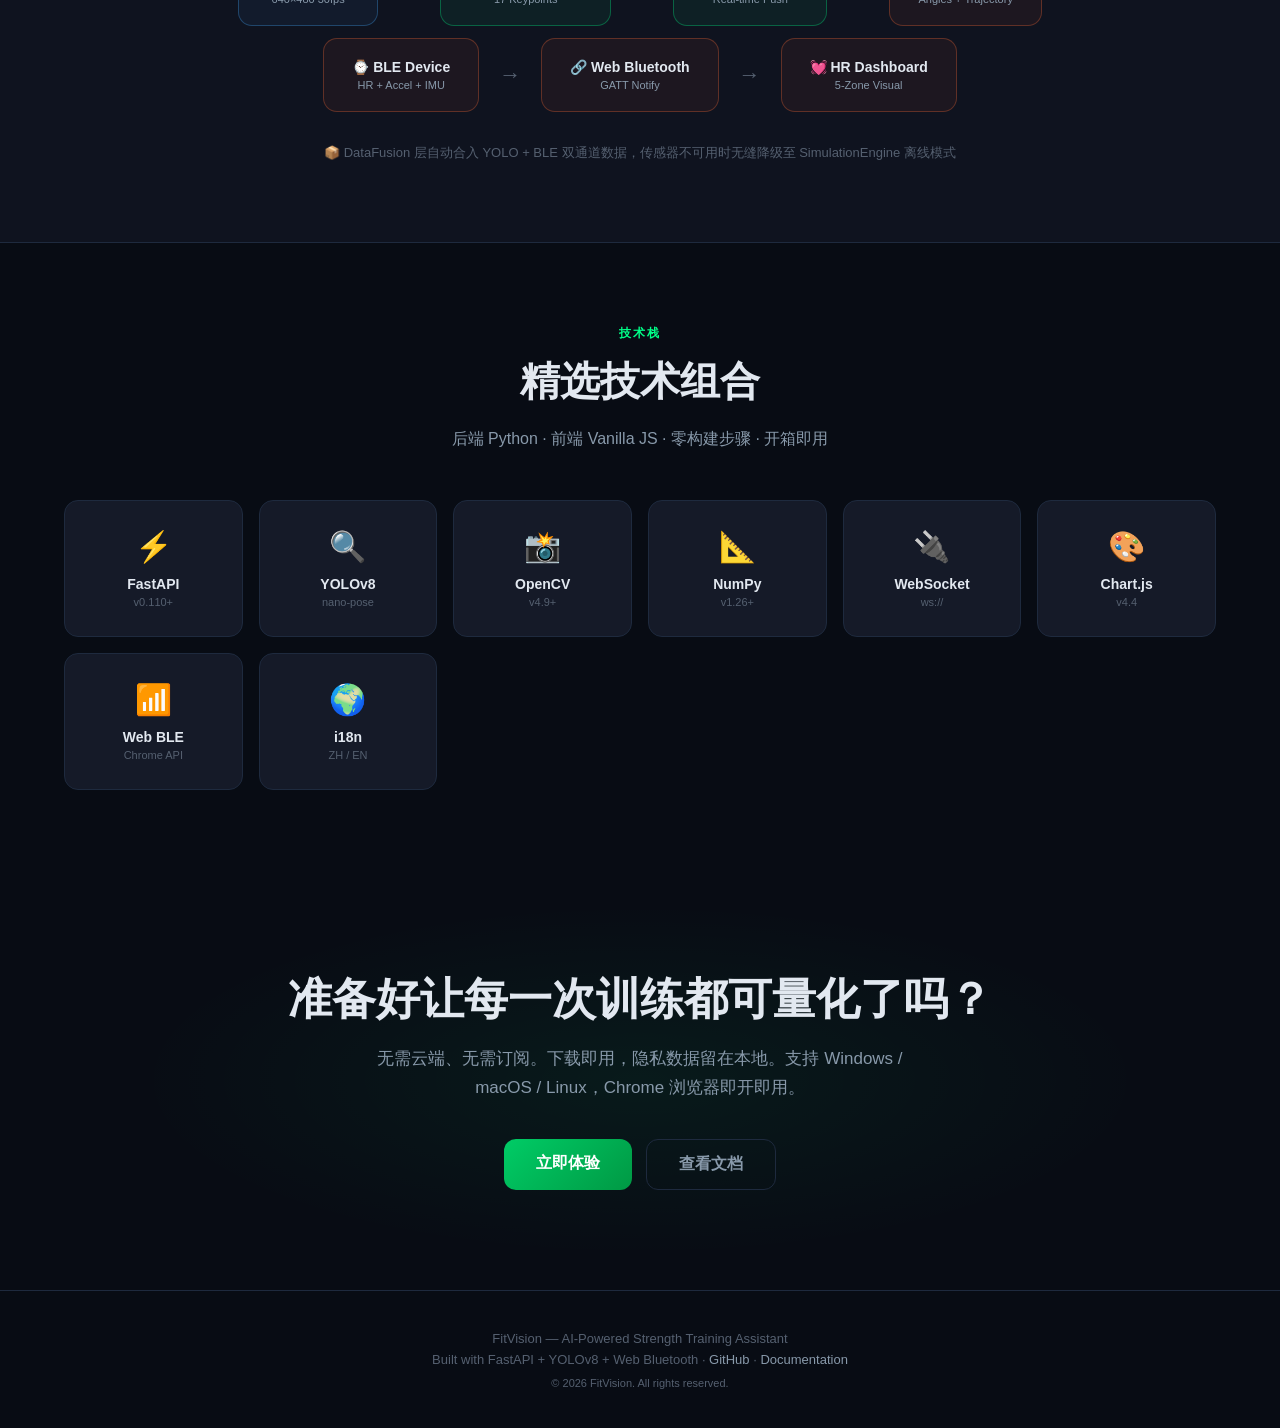
<file: landing.html>
<!DOCTYPE html>
<html lang="zh-CN">
<head>
  <meta charset="UTF-8">
  <meta name="viewport" content="width=device-width, initial-scale=1.0">
  <title>FitVision — 智能力量训练助手 | AI-Powered Strength Training</title>
  <meta name="description" content="FitVision 利用 YOLOv8 姿态估计和 BLE 蓝牙感知，实时分析您的训练姿势、杠铃轨迹和心率数据，提供专业级力量训练反馈。支持深蹲、卧推、硬拉、肩推。">
  <link rel="icon" type="image/jpeg" href="favicon.jpg">
  <style>
    *, *::before, *::after { box-sizing: border-box; margin: 0; padding: 0; }

    :root {
      --bg: #080c14;
      --bg2: #0f131f;
      --card: #151a28;
      --border: #1e2a3e;
      --text: #e2e8f0;
      --text2: #8899aa;
      --text3: #556070;
      --accent: #00ff88;
      --accent2: #00cc66;
      --warn: #ff6b35;
      --info: #44aaff;
      --radius: 14px;
      --hero-radial: radial-gradient(ellipse 70% 70% at 50% 0%, rgba(0,255,136,0.06) 0%, transparent 70%), radial-gradient(ellipse 50% 60% at 80% 80%, rgba(0,136,255,0.04) 0%, transparent 70%);
      --cta-radial: radial-gradient(ellipse 60% 60% at 50% 50%, rgba(0,255,136,0.06) 0%, transparent 70%);
    }

    body.light-theme {
      --bg: #ffffff;
      --bg2: #ffffff;
      --card: #ffffff;
      --border: #e8e8e8;
      --text: #1a1d2b;
      --text2: #5a6072;
      --text3: #8994a6;
      --accent: #00a855;
      --accent2: #008c44;
      --warn: #e85d2c;
      --info: #1a73e8;
      --hero-radial: radial-gradient(ellipse 70% 70% at 50% 0%, rgba(0,170,85,0.05) 0%, transparent 70%), radial-gradient(ellipse 50% 60% at 80% 80%, rgba(26,115,232,0.03) 0%, transparent 70%);
      --cta-radial: radial-gradient(ellipse 60% 60% at 50% 50%, rgba(0,170,85,0.04) 0%, transparent 70%);
    }
    body.light-theme #how,
    body.light-theme #dataflow { background: var(--bg2); }
    body.light-theme .btn-primary { color: #fff; }
    body.light-theme .step-num { color: #fff; }
    body.light-theme .feature-card:hover { box-shadow: 0 8px 32px rgba(0,0,0,0.08); }
    body.light-theme .hero::before { opacity: 0.15; }

    html {
      scroll-behavior: smooth;
      font-family: -apple-system, BlinkMacSystemFont, 'Segoe UI', 'PingFang SC', 'Microsoft YaHei', sans-serif;
      background: var(--bg);
      color: var(--text);
    }

    /* ── Hero ── */
    .hero {
      position: relative;
      min-height: 100vh;
      display: flex;
      flex-direction: column;
      align-items: center;
      justify-content: center;
      text-align: center;
      padding: 60px 24px 100px;
      overflow: hidden;
      background: var(--hero-radial);
    }
    .hero::before {
      content: ''; position: absolute; inset: 0;
      background: url("data:image/svg+xml,%3Csvg width='60' height='60' xmlns='http://www.w3.org/2000/svg'%3E%3Cpath d='M30 5 L55 30 L30 55 L5 30Z' fill='none' stroke='rgba(255,255,255,0.02)' stroke-width='0.5'/%3E%3C/svg%3E");
      opacity: 0.5;
    }
    .hero-badge {
      display: inline-flex; align-items: center; gap: 8px;
      padding: 6px 18px; border-radius: 20px;
      border: 1px solid rgba(0,255,136,0.25);
      background: rgba(0,255,136,0.06);
      color: var(--accent); font-size: 13px; font-weight: 600;
      margin-bottom: 32px;
      position: relative;
      animation: fadeUp 0.8s ease;
    }
    .hero-badge .live-dot {
      width: 8px; height: 8px; border-radius: 50%; background: var(--accent);
      animation: pulse 2s infinite;
    }
    .hero h1 { font-size: clamp(40px, 7vw, 72px); font-weight: 800; line-height: 1.15; position: relative; animation: fadeUp 0.8s 0.1s ease both; }
    .hero h1 .gradient { background: linear-gradient(135deg, var(--accent) 0%, #00ccff 100%); -webkit-background-clip: text; -webkit-text-fill-color: transparent; }
    .hero .subtitle { font-size: 18px; color: var(--text2); margin-top: 20px; max-width: 560px; position: relative; animation: fadeUp 0.8s 0.2s ease both; }
    .hero-actions { display: flex; gap: 14px; margin-top: 40px; flex-wrap: wrap; justify-content: center; position: relative; animation: fadeUp 0.8s 0.3s ease both; }
    .btn-primary {
      padding: 14px 32px; border: none; border-radius: 12px;
      background: linear-gradient(135deg, #00cc66, #009944);
      color: #fff; font-size: 16px; font-weight: 700; cursor: pointer;
      text-decoration: none; transition: all 0.2s;
    }
    .btn-primary:hover { box-shadow: 0 6px 28px rgba(0,255,136,0.3); transform: translateY(-2px); }
    .btn-outline {
      padding: 14px 32px; border: 1px solid var(--border); border-radius: 12px;
      background: transparent; color: var(--text2); font-size: 16px; font-weight: 600;
      cursor: pointer; text-decoration: none; transition: all 0.2s;
    }
    .btn-outline:hover { border-color: var(--accent); color: var(--accent); }

    /* Stats strip */
    .hero-stats {
      display: flex; gap: 48px; margin-top: 60px;
      padding: 24px 40px; border-radius: var(--radius);
      background: rgba(255,255,255,0.02); border: 1px solid rgba(255,255,255,0.05);
      position: relative; animation: fadeUp 0.8s 0.4s ease both;
    }
    .hero-stat { text-align: center; }
    .hero-stat .val { font-size: 28px; font-weight: 800; color: var(--accent); font-family: 'SF Mono','Consolas',monospace; }
    .hero-stat .lbl { font-size: 12px; color: var(--text3); margin-top: 4px; text-transform: uppercase; letter-spacing: 1px; }
    @media (max-width: 640px) { .hero-stats { gap: 24px; padding: 18px 24px; } .hero-stat .val { font-size: 22px; } }

    .scroll-hint {
      position: absolute; bottom: 40px;
      color: var(--text3); font-size: 13px;
      animation: bounce 2s infinite;
    }
    .scroll-hint::after { content: ' \2193'; font-size: 16px; }
    @keyframes bounce { 0%,100% { transform: translateY(0); } 50% { transform: translateY(8px); } }
    @keyframes pulse { 0%,100% { opacity: 1; } 50% { opacity: 0.3; } }
    @keyframes fadeUp { from { opacity: 0; transform: translateY(24px); } to { opacity: 1; transform: translateY(0); } }

    /* ── Section shared ── */
    section { padding: 80px 24px; max-width: 1200px; margin: 0 auto; }
    .section-label { display: inline-block; font-size: 12px; font-weight: 700; color: var(--accent); text-transform: uppercase; letter-spacing: 2px; margin-bottom: 12px; }
    .section-title { font-size: clamp(28px, 4vw, 40px); font-weight: 800; margin-bottom: 16px; }
    .section-desc { font-size: 16px; color: var(--text2); max-width: 600px; line-height: 1.7; }

    /* ── Features ── */
    .features { display: grid; grid-template-columns: repeat(auto-fit, minmax(280px, 1fr)); gap: 20px; margin-top: 48px; }
    .feature-card {
      background: var(--card); border: 1px solid var(--border); border-radius: var(--radius);
      padding: 32px 28px; transition: all 0.3s;
      display: flex; flex-direction: column; gap: 14px;
    }
    .feature-card:hover { border-color: rgba(0,255,136,0.25); box-shadow: 0 8px 32px rgba(0,0,0,0.3); transform: translateY(-4px); }
    .feature-icon {
      width: 48px; height: 48px; border-radius: 12px; display: flex; align-items: center; justify-content: center;
      font-size: 22px; background: rgba(0,255,136,0.08);
    }
    .feature-card h3 { font-size: 18px; font-weight: 700; }
    .feature-card p { font-size: 14px; color: var(--text2); line-height: 1.6; }
    .feature-tags { display: flex; gap: 6px; flex-wrap: wrap; margin-top: auto; }
    .feature-tag { padding: 3px 10px; border-radius: 6px; font-size: 11px; font-weight: 600; background: rgba(255,255,255,0.04); color: var(--text3); }

    /* ── How it Works ── */
    #how { background: var(--bg2); border-top: 1px solid var(--border); border-bottom: 1px solid var(--border); }
    #how .section { max-width: 1200px; margin: 0 auto; padding: 80px 24px; }
    .steps { display: grid; grid-template-columns: repeat(auto-fit, minmax(220px, 1fr)); gap: 20px; margin-top: 48px; }
    .step-card { text-align: center; padding: 36px 20px; position: relative; }
    .step-num {
      width: 52px; height: 52px; border-radius: 50%; margin: 0 auto 20px;
      background: linear-gradient(135deg, var(--accent2), var(--accent));
      display: flex; align-items: center; justify-content: center;
      font-size: 22px; font-weight: 800; color: #000;
    }
    .step-card h4 { font-size: 16px; font-weight: 700; margin-bottom: 8px; }
    .step-card p { font-size: 13px; color: var(--text2); line-height: 1.5; }
    .step-arrow { position: absolute; right: -12px; top: 40px; color: var(--text3); font-size: 20px; }
    @media (max-width: 768px) { .step-arrow { display: none; } }

    /* ── Exercise Cards ── */
    #exercises { text-align: center; }
    .ex-grid { display: grid; grid-template-columns: repeat(4, 1fr); gap: 16px; margin-top: 48px; }
    @media (max-width: 768px) { .ex-grid { grid-template-columns: repeat(2, 1fr); } }
    .ex-card {
      background: var(--card); border: 1px solid var(--border); border-radius: var(--radius);
      padding: 32px 16px; transition: all 0.3s; cursor: default;
    }
    .ex-card:hover { border-color: var(--accent2); }
    .ex-card .ex-icon { font-size: 36px; margin-bottom: 14px; }
    .ex-card h4 { font-size: 17px; font-weight: 700; margin-bottom: 8px; }
    .ex-card .ex-metrics { display: flex; flex-direction: column; gap: 4px; margin-top: 14px; }
    .ex-card .ex-metric { font-size: 12px; color: var(--text2); }
    .ex-card .ex-metric span { color: var(--accent); font-weight: 700; }

    /* ── Tech Stack ── */
    #tech { text-align: center; }
    .tech-grid { display: grid; grid-template-columns: repeat(auto-fit, minmax(160px, 1fr)); gap: 16px; margin-top: 48px; }
    .tech-card {
      background: var(--card); border: 1px solid var(--border); border-radius: var(--radius);
      padding: 28px 16px; transition: all 0.3s;
    }
    .tech-card:hover { border-color: var(--info); transform: translateY(-2px); }
    .tech-card .tc-icon { font-size: 30px; margin-bottom: 12px; }
    .tech-card h4 { font-size: 14px; font-weight: 700; margin-bottom: 4px; }
    .tech-card .tc-ver { font-size: 11px; color: var(--text3); }

    /* ── Data Flow Diagram ── */
    #dataflow { background: var(--bg2); border-top: 1px solid var(--border); border-bottom: 1px solid var(--border); }
    .flow-diagram { display: flex; align-items: center; justify-content: center; gap: 20px; margin-top: 48px; flex-wrap: wrap; }
    .flow-node {
      padding: 20px 28px; border-radius: var(--radius); text-align: center;
      border: 1px solid var(--border); background: var(--card);
      min-width: 140px;
    }
    .flow-node.source { border-color: rgba(68,170,255,0.3); background: rgba(68,170,255,0.06); }
    .flow-node.process { border-color: rgba(0,255,136,0.3); background: rgba(0,255,136,0.06); }
    .flow-node.output { border-color: rgba(255,107,53,0.3); background: rgba(255,107,53,0.06); }
    .flow-node h4 { font-size: 14px; font-weight: 700; margin-bottom: 4px; }
    .flow-node p { font-size: 11px; color: var(--text2); }
    .flow-arrow { font-size: 22px; color: var(--text3); font-weight: 300; }
    @media (max-width: 768px) { .flow-arrow { transform: rotate(90deg); } }

    /* ── CTA ── */
    #cta {
      text-align: center; padding: 100px 24px;
      background: var(--cta-radial);
    }
    #cta h2 { font-size: clamp(28px, 5vw, 44px); font-weight: 800; margin-bottom: 16px; }
    #cta p { font-size: 17px; color: var(--text2); max-width: 540px; margin: 0 auto 36px; line-height: 1.7; }
    .cta-actions { display: flex; gap: 14px; justify-content: center; flex-wrap: wrap; }

    /* ── Footer ── */
    footer {
      text-align: center; padding: 40px 24px;
      border-top: 1px solid var(--border);
      color: var(--text3); font-size: 13px;
    }
    footer a { color: var(--text2); text-decoration: none; }
    footer a:hover { color: var(--accent); }

    .theme-toggle-landing {
      position: fixed; top: 16px; right: 16px; z-index: 999;
      width: 36px; height: 36px; padding: 0;
      border: 1px solid var(--border); border-radius: 50%;
      background: var(--card); font-size: 18px; cursor: pointer;
      display: flex; align-items: center; justify-content: center;
      transition: all 0.2s;
    }
    .theme-toggle-landing:hover { border-color: var(--warn); }
  </style>
</head>
<body>
<button class="theme-toggle-landing" id="themeToggleLanding" title="Toggle Theme">🌙</button>

<!-- ══════════════════════════════════════ -->
<!-- HERO -->
<!-- ══════════════════════════════════════ -->
<section class="hero">
  <div class="hero-badge">
    <span class="live-dot"></span> AI-Powered &middot; Real-Time &middot; Open Source
  </div>
  <h1>
    看得见每一次发力<br>
    <span class="gradient">让训练更聪明</span>
  </h1>
  <p class="subtitle">
    FitVision 融合 YOLOv8 计算机视觉与 BLE 可穿戴传感，实时捕捉您的动作姿态、杠铃轨迹和心率，为力量训练提供专业级即时反馈。
  </p>
  <div class="hero-actions">
    <a href="index.html" class="btn-primary">进入应用</a>
    <a href="#features" class="btn-outline">了解功能</a>
  </div>
  <div class="hero-stats">
    <div class="hero-stat"><div class="val">30 fps</div><div class="lbl">实时推理</div></div>
    <div class="hero-stat"><div class="val">17 pt</div><div class="lbl">关键点追踪</div></div>
    <div class="hero-stat"><div class="val">5-zone</div><div class="lbl">心率分区</div></div>
    <div class="hero-stat"><div class="val">4 种</div><div class="lbl">训练动作</div></div>
  </div>
  <div class="scroll-hint">向下滚动了解更多</div>
</section>

<!-- ══════════════════════════════════════ -->
<!-- FEATURES -->
<!-- ══════════════════════════════════════ -->
<section id="features">
  <span class="section-label">核心功能</span>
  <h2 class="section-title">私人 AI 教练，就在你的浏览器里</h2>
  <p class="section-desc">
    无需昂贵设备，一台摄像头 + 一根心率带 + 浏览器 = 你的智能训练实验室。
  </p>
  <div class="features">
    <div class="feature-card">
      <div class="feature-icon">🤖</div>
      <h3>YOLOv8 姿态分析</h3>
      <p>基于 COCO 17 关键点人体模型，实时计算髋、膝、肩、肘、踝、躯干 6 大关节角度。640×480 输入下达到 30fps 实时推理。</p>
      <div class="feature-tags"><span class="feature-tag">Ultralytics</span><span class="feature-tag">CPU/GPU</span><span class="feature-tag">MJPEG Stream</span></div>
    </div>
    <div class="feature-card">
      <div class="feature-icon">📐</div>
      <h3>杠铃轨迹追踪</h3>
      <p>每 reps 实时绘制杠铃运动路径，与理想轨迹可视化对比。自动计算偏移量（cm），深蹲前移、硬拉远离身体等错误即时检测。</p>
      <div class="feature-tags"><span class="feature-tag">Canvas 2D</span><span class="feature-tag">Rep Detection</span></div>
    </div>
    <div class="feature-card">
      <div class="feature-icon">❤️</div>
      <h3>BLE 心率 + 加速度计</h3>
      <p>Web Bluetooth API 直连 Nano 33 BLE / ESP32 等设备，实时读取心率（HR）和 IMU 加速度计数据。5 区心率可视化 + 卡路里估算 + 恢复状态监测。</p>
      <div class="feature-tags"><span class="feature-tag">Web Bluetooth</span><span class="feature-tag">GATT</span><span class="feature-tag">IMU</span></div>
    </div>
    <div class="feature-card">
      <div class="feature-icon">⚡</div>
      <h3>传感器融合引擎</h3>
      <p>自动融合 YOLO 关节点 + BLE 加速度计 / 速度数据，弥补单一传感器盲区。当传感器无法连接时无缝降级到仿真模式持续运行。</p>
      <div class="feature-tags"><span class="feature-tag">Data Fusion</span><span class="feature-tag">Fallback</span></div>
    </div>
    <div class="feature-card">
      <div class="feature-icon">📊</div>
      <h3>数据可视化分析</h3>
      <p>Chart.js 驱动的姿态评分趋势、训练量统计、动作对比雷达图 + 弱点分析建议。训练记录历史支持按动作 / 时间维度过滤。</p>
      <div class="feature-tags"><span class="feature-tag">Chart.js 4.4</span><span class="feature-tag">Trend</span><span class="feature-tag">Compare</span></div>
    </div>
    <div class="feature-card">
      <div class="feature-icon">🌐</div>
      <h3>WebSocket 实时通信</h3>
      <p>FastAPI 后端通过 WebSocket 双向低延迟推送姿态数据流。前端自动重连机制，5s 连接超时 + 5 次指数退避重试，MJPEG 视频流直连 &lt;img&gt; 标签。</p>
      <div class="feature-tags"><span class="feature-tag">WS</span><span class="feature-tag">Auto-Reconnect</span><span class="feature-tag">Ping/Pong</span></div>
    </div>
  </div>
</section>

<!-- ══════════════════════════════════════ -->
<!-- HOW IT WORKS -->
<!-- ══════════════════════════════════════ -->
<div id="how">
  <div class="section">
    <span class="section-label">工作流程</span>
    <h2 class="section-title">4 步开启智能训练</h2>
    <div class="steps">
      <div class="step-card">
        <div class="step-num">1</div>
        <h4>启动后端服务</h4>
        <p>终端运行 <code>python pose_server.py</code>，加载 YOLOv8 模型并打开摄像头，WebSocket 服务就绪。</p>
        <span class="step-arrow">→</span>
      </div>
      <div class="step-card">
        <div class="step-num">2</div>
        <h4>打开网页应用</h4>
        <p>浏览器访问 localhost，登录后进入仪表盘。支持 Chrome / Edge，中英双语界面。</p>
        <span class="step-arrow">→</span>
      </div>
      <div class="step-card">
        <div class="step-num">3</div>
        <h4>连接设备</h4>
        <p>一键连接 YOLO 姿态服务 + BLE 心率带 / 加速度计。系统自动融合多源数据，也可在模拟模式下离线演示。</p>
        <span class="step-arrow">→</span>
      </div>
      <div class="step-card">
        <div class="step-num">4</div>
        <h4>开始训练</h4>
        <p>选择动作（深蹲/卧推/硬拉/肩推），点击开始。实时查看关节点角度、杠铃轨迹、心率区间，姿势异常即时报警。</p>
      </div>
    </div>
  </div>
</div>

<!-- ══════════════════════════════════════ -->
<!-- EXERCISES -->
<!-- ══════════════════════════════════════ -->
<section id="exercises">
  <span class="section-label">支持动作</span>
  <h2 class="section-title">覆盖 4 大核心力量训练</h2>
  <p class="section-desc" style="margin:0 auto;">
    每种动作均配置了理想关节角度范围、杠铃轨迹模型和专属错误检测规则。
  </p>
  <div class="ex-grid">
    <div class="ex-card">
      <div class="ex-icon">🏋️</div>
      <h4>深蹲 Squat</h4>
      <div class="ex-metrics">
        <div class="ex-metric">髋角理想范围 <span>85°-100°</span></div>
        <div class="ex-metric">膝角理想范围 <span>80°-95°</span></div>
        <div class="ex-metric">检测 <span>4 种</span> 常见错误</div>
      </div>
    </div>
    <div class="ex-card">
      <div class="ex-icon">💪</div>
      <h4>卧推 Bench Press</h4>
      <div class="ex-metrics">
        <div class="ex-metric">肩角理想范围 <span>80°-100°</span></div>
        <div class="ex-metric">肘角理想范围 <span>75°-95°</span></div>
        <div class="ex-metric">检测 <span>3 种</span> 常见错误</div>
      </div>
    </div>
    <div class="ex-card">
      <div class="ex-icon">🔩</div>
      <h4>硬拉 Deadlift</h4>
      <div class="ex-metrics">
        <div class="ex-metric">髋角理想范围 <span>140°-180°</span></div>
        <div class="ex-metric">躯干角理想范围 <span>0°-20°</span></div>
        <div class="ex-metric">检测 <span>3 种</span> 常见错误</div>
      </div>
    </div>
    <div class="ex-card">
      <div class="ex-icon">⬆️</div>
      <h4>肩推 Overhead Press</h4>
      <div class="ex-metrics">
        <div class="ex-metric">肩角理想范围 <span>150°-180°</span></div>
        <div class="ex-metric">躯干角理想范围 <span>0°-10°</span></div>
        <div class="ex-metric">检测 <span>3 种</span> 常见错误</div>
      </div>
    </div>
  </div>
</section>

<!-- ══════════════════════════════════════ -->
<!-- DATA FLOW -->
<!-- ══════════════════════════════════════ -->
<div id="dataflow">
  <div class="section" style="max-width:1200px; margin:0 auto; padding:80px 24px; text-align:center;">
    <span class="section-label">系统架构</span>
    <h2 class="section-title">多源数据融合架构</h2>
    <p class="section-desc" style="margin:0 auto 24px;">
      摄像头 + 可穿戴 → AI 推理 → WebSocket 实时推送 → 浏览器可视化反馈
    </p>
    <div class="flow-diagram">
      <div class="flow-node source">
        <h4>📷 Camera</h4>
        <p>640×480 30fps</p>
      </div>
      <span class="flow-arrow">→</span>
      <div class="flow-node process">
        <h4>🧠 YOLOv8-pose</h4>
        <p>17 Keypoints</p>
      </div>
      <span class="flow-arrow">→</span>
      <div class="flow-node process">
        <h4>⚡ WebSocket</h4>
        <p>Real-time Push</p>
      </div>
      <span class="flow-arrow">→</span>
      <div class="flow-node output">
        <h4>🖥 Dashboard</h4>
        <p>Angles + Trajectory</p>
      </div>
    </div>
    <div class="flow-diagram" style="margin-top:12px;">
      <div class="flow-node source" style="border-color:rgba(255,107,53,0.3);background:rgba(255,107,53,0.06);">
        <h4>⌚ BLE Device</h4>
        <p>HR + Accel + IMU</p>
      </div>
      <span class="flow-arrow">→</span>
      <div class="flow-node process" style="border-color:rgba(255,107,53,0.3);background:rgba(255,107,53,0.06);">
        <h4>🔗 Web Bluetooth</h4>
        <p>GATT Notify</p>
      </div>
      <span class="flow-arrow">→</span>
      <div class="flow-node output" style="border-color:rgba(255,107,53,0.3);background:rgba(255,107,53,0.06);">
        <h4>💓 HR Dashboard</h4>
        <p>5-Zone Visual</p>
      </div>
    </div>
    <p style="margin-top: 32px; font-size: 13px; color: var(--text3);">
      📦 DataFusion 层自动合入 YOLO + BLE 双通道数据，传感器不可用时无缝降级至 SimulationEngine 离线模式
    </p>
  </div>
</div>

<!-- ══════════════════════════════════════ -->
<!-- TECH STACK -->
<!-- ══════════════════════════════════════ -->
<section id="tech">
  <span class="section-label">技术栈</span>
  <h2 class="section-title">精选技术组合</h2>
  <p class="section-desc" style="margin:0 auto;">
    后端 Python · 前端 Vanilla JS · 零构建步骤 · 开箱即用
  </p>
  <div class="tech-grid">
    <div class="tech-card"><div class="tc-icon">⚡</div><h4>FastAPI</h4><div class="tc-ver">v0.110+</div></div>
    <div class="tech-card"><div class="tc-icon">🔍</div><h4>YOLOv8</h4><div class="tc-ver">nano-pose</div></div>
    <div class="tech-card"><div class="tc-icon">📸</div><h4>OpenCV</h4><div class="tc-ver">v4.9+</div></div>
    <div class="tech-card"><div class="tc-icon">📐</div><h4>NumPy</h4><div class="tc-ver">v1.26+</div></div>
    <div class="tech-card"><div class="tc-icon">🔌</div><h4>WebSocket</h4><div class="tc-ver">ws://</div></div>
    <div class="tech-card"><div class="tc-icon">🎨</div><h4>Chart.js</h4><div class="tc-ver">v4.4</div></div>
    <div class="tech-card"><div class="tc-icon">📶</div><h4>Web BLE</h4><div class="tc-ver">Chrome API</div></div>
    <div class="tech-card"><div class="tc-icon">🌍</div><h4>i18n</h4><div class="tc-ver">ZH / EN</div></div>
  </div>
</section>

<!-- ══════════════════════════════════════ -->
<!-- CTA -->
<!-- ══════════════════════════════════════ -->
<section id="cta">
  <h2>准备好让每一次训练都可量化了吗？</h2>
  <p>
    无需云端、无需订阅。下载即用，隐私数据留在本地。支持 Windows / macOS / Linux，Chrome 浏览器即开即用。
  </p>
  <div class="cta-actions">
    <a href="index.html" class="btn-primary">立即体验</a>
    <a href="#features" class="btn-outline">查看文档</a>
  </div>
</section>

<!-- ══════════════════════════════════════ -->
<!-- FOOTER -->
<!-- ══════════════════════════════════════ -->
<footer>
  <p>FitVision &mdash; AI-Powered Strength Training Assistant</p>
  <p style="margin-top:6px;">
    Built with FastAPI + YOLOv8 + Web Bluetooth &middot;
    <a href="#">GitHub</a> &middot;
    <a href="#">Documentation</a>
  </p>
  <p style="margin-top:10px;font-size:11px;">&copy; 2026 FitVision. All rights reserved.</p>
</footer>

<script>
  (function(){
    var s = localStorage.getItem('smartlift_theme');
    if (s === 'light') { document.body.classList.add('light-theme'); }
    var btn = document.getElementById('themeToggleLanding');
    if (btn) btn.textContent = s === 'light' ? '☀️' : '🌙';
    if (btn) btn.addEventListener('click', function(){
      var isLight = document.body.classList.toggle('light-theme');
      localStorage.setItem('smartlift_theme', isLight ? 'light' : 'dark');
      this.textContent = isLight ? '☀️' : '🌙';
    });
  })();
</script>
</body>
</html>
</file>
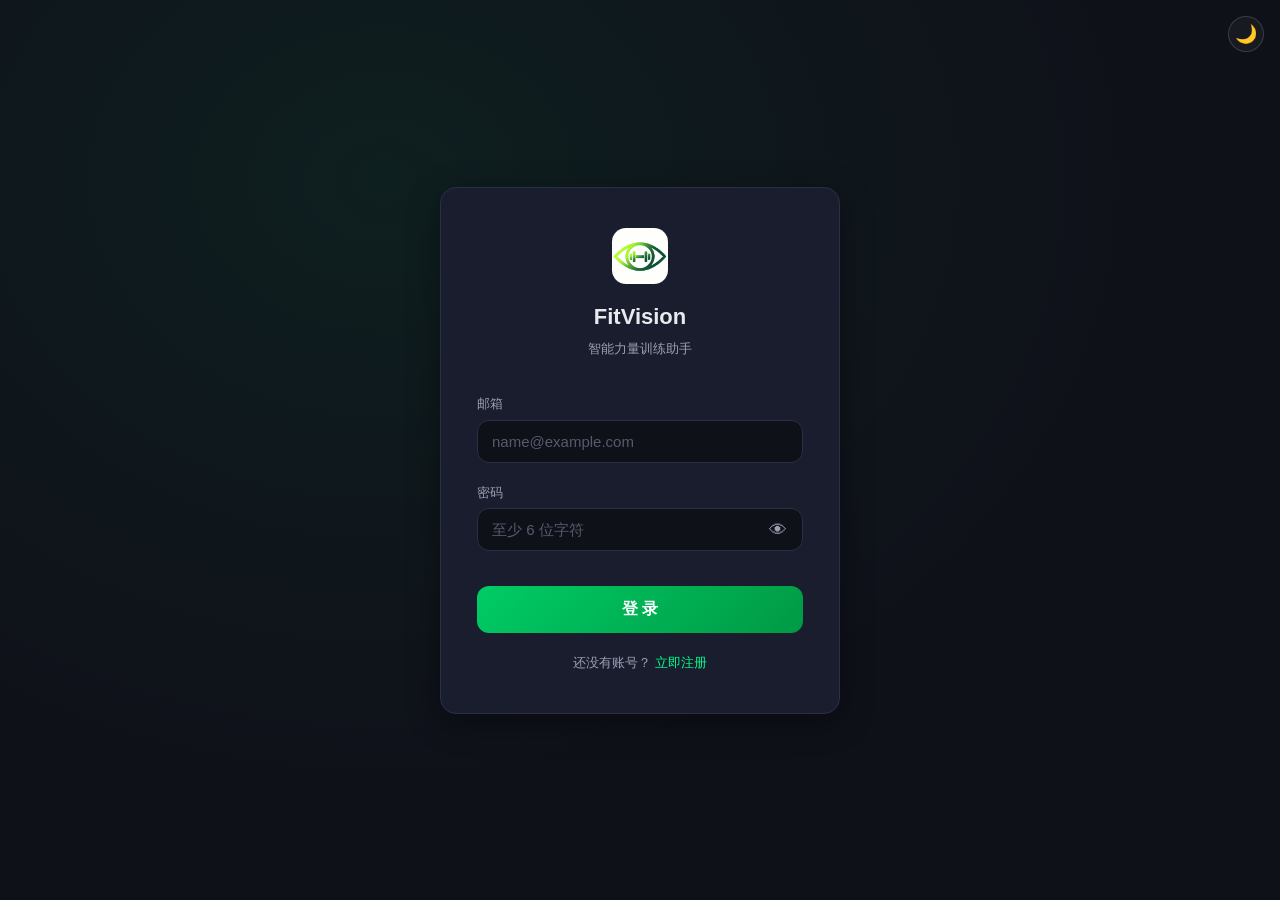
<file: login.html>
<!DOCTYPE html>
<html lang="zh-CN">
<head>
  <meta charset="UTF-8">
  <meta name="viewport" content="width=device-width, initial-scale=1.0">
  <title>FitVision - 登录</title>
  <link rel="icon" type="image/jpeg" href="favicon.jpg">
  <link rel="stylesheet" href="styles.css">
  <style>
    .login-page {
      min-height: 100vh;
      display: flex;
      align-items: center;
      justify-content: center;
      background: #0f1119;
      background-image: radial-gradient(ellipse at 30% 20%, rgba(0,255,136,0.06) 0%, transparent 60%);
    }
    .login-card {
      width: 400px;
      max-width: 92vw;
      background: #1a1d2e;
      border: 1px solid #2a2f45;
      border-radius: 16px;
      padding: 40px 36px;
      box-shadow: 0 8px 32px rgba(0,0,0,0.4);
    }
    .login-header { text-align: center; margin-bottom: 36px; }
    .login-logo {
      display: inline-flex;
      align-items: center;
      justify-content: center;
      width: 56px;
      height: 56px;
      border-radius: 14px;
      background: linear-gradient(135deg, #00ff88, #00cc66);
      font-size: 28px;
      margin-bottom: 16px;
    }
    .login-logo-img {
      width: 56px;
      height: 56px;
      border-radius: 14px;
      object-fit: cover;
      display: block;
      margin: 0 auto 16px;
    }
    .login-title { font-size: 22px; font-weight: 700; color: #e8eaed; }
    .login-subtitle { font-size: 13px; color: #9aa0b4; margin-top: 6px; }
    .form-group { margin-bottom: 20px; }
    .form-label { display: block; font-size: 13px; font-weight: 500; color: #9aa0b4; margin-bottom: 6px; }
    .form-input {
      width: 100%;
      padding: 12px 14px;
      background: #0f1119;
      border: 1px solid #2a2f45;
      border-radius: 12px;
      color: #e8eaed;
      font-size: 15px;
      outline: none;
      transition: border-color 0.2s, box-shadow 0.2s;
    }
    .form-input::placeholder { color: #555b6e; }
    .form-input:focus { border-color: #00ff88; box-shadow: 0 0 0 3px rgba(0,255,136,0.2); }
    .form-input.error { border-color: #ff4d5a; }
    .input-wrapper { position: relative; }
    .toggle-pw {
      position: absolute;
      right: 12px;
      top: 50%;
      transform: translateY(-50%);
      background: none;
      border: none;
      color: #9aa0b4;
      cursor: pointer;
      font-size: 18px;
      padding: 4px;
    }
    .form-error { font-size: 12px; color: #ff4d5a; margin-top: 4px; display: none; }
    .form-error.visible { display: block; }
    .login-btn {
      width: 100%;
      padding: 13px;
      background: linear-gradient(135deg, #00cc66, #009944);
      border: none;
      border-radius: 12px;
      color: #fff;
      font-size: 16px;
      font-weight: 600;
      cursor: pointer;
      margin-top: 8px;
    }
    .login-btn:hover { opacity: 0.92; }
    .login-footer { text-align: center; margin-top: 20px; font-size: 13px; color: #9aa0b4; }
    .login-footer a { color: #00ff88; text-decoration: none; font-weight: 500; cursor: pointer; }
    .extra-fields { display: none; }
    .extra-fields.show { display: block; }
    .strength-bar { height: 3px; border-radius: 2px; margin-top: 4px; width: 0; background: transparent; transition: width 0.3s, background 0.3s; }
    .strength-bar.weak { width: 25%; background: #ff4d5a; }
    .strength-bar.fair { width: 50%; background: #ff9f43; }
    .strength-bar.good { width: 75%; background: #00ff88; }
    .strength-bar.strong { width: 100%; background: #34c759; }
    .toast {
      position: fixed; top: 24px; left: 50%; transform: translateX(-50%);
      padding: 12px 24px; border-radius: 8px; font-size: 14px; z-index: 1000;
      pointer-events: none;
    }
    .toast.error { background: #3d1318; color: #ff4d5a; border: 1px solid #5a1d24; }
    .toast.success { background: #132c1a; color: #34c759; border: 1px solid #1d4a28; }
    .theme-toggle {
      position: fixed; top: 16px; right: 16px;
      width: 36px; height: 36px; padding: 0;
      border: 1px solid rgba(255,255,255,0.15); border-radius: 50%;
      background: rgba(255,255,255,0.04); font-size: 18px;
      cursor: pointer; z-index: 100; display: flex; align-items: center; justify-content: center;
    }
    .theme-toggle:hover { background: rgba(255,255,255,0.12); }

    /* Light theme overrides */
    body.light-theme.login-page {
      background: #f2f4f7;
      background-image: radial-gradient(ellipse at 30% 20%, rgba(0,170,85,0.06) 0%, transparent 60%);
    }
    body.light-theme .login-card {
      background: #ffffff;
      border-color: #dce0e5;
      box-shadow: 0 4px 24px rgba(0,0,0,0.06);
    }
    body.light-theme .login-title { color: #1a1d2b; }
    body.light-theme .login-subtitle { color: #5a6072; }
    body.light-theme .form-label { color: #5a6072; }
    body.light-theme .form-input {
      background: #f2f4f7; border-color: #dce0e5; color: #1a1d2b;
    }
    body.light-theme .form-input::placeholder { color: #8994a6; }
    body.light-theme .form-input:focus { border-color: #00a855; box-shadow: 0 0 0 3px rgba(0,170,85,0.15); }
    body.light-theme .toggle-pw { color: #5a6072; }
    body.light-theme .login-footer { color: #5a6072; }
    body.light-theme .login-footer a { color: #00a855; }
    body.light-theme .toast.error { background: #fce8e6; color: #d93025; border-color: #f5c6c2; }
    body.light-theme .toast.success { background: #e6f4ea; color: #137333; border-color: #ceead6; }
    body.light-theme .login-btn { color: #fff; }
    body.light-theme .theme-toggle {
      border-color: #dce0e5;
      background: rgba(0,0,0,0.03);
    }
    body.light-theme .theme-toggle:hover { background: rgba(0,0,0,0.08); }
  </style>
</head>
<body class="login-page">
  <button class="theme-toggle" id="themeToggleLogin" title="Toggle Theme">🌙</button>
  <div class="login-card">
    <div class="login-header">
      <img class="login-logo-img" src="favicon.jpg" alt="FitVision">
      <div class="login-title">FitVision</div>
      <div class="login-subtitle" id="formSubtitle">智能力量训练助手</div>
    </div>
    <form id="loginForm" autocomplete="off">
      <div class="form-group extra-fields" id="nameGroup">
        <label class="form-label">昵称</label>
        <input type="text" class="form-input" id="inputName" placeholder="输入您的昵称" maxlength="20">
      </div>
      <div class="form-group">
        <label class="form-label">邮箱</label>
        <input type="email" class="form-input" id="inputEmail" placeholder="name@example.com">
        <div class="form-error" id="emailError"></div>
      </div>
      <div class="form-group">
        <label class="form-label">密码</label>
        <div class="input-wrapper">
          <input type="password" class="form-input" id="inputPassword" placeholder="至少 6 位字符" maxlength="32">
          <button type="button" class="toggle-pw" id="togglePw">&#x1F441;</button>
        </div>
        <div class="strength-bar" id="pwStrength"></div>
        <div class="form-error" id="pwError"></div>
      </div>
      <div class="form-group extra-fields" id="confirmGroup">
        <label class="form-label">确认密码</label>
        <input type="password" class="form-input" id="inputConfirm" placeholder="再次输入密码" maxlength="32">
        <div class="form-error" id="confirmError"></div>
      </div>
      <div class="form-error" id="globalError" style="margin-bottom:8px;"></div>
      <button type="submit" class="login-btn" id="submitBtn">登 录</button>
    </form>
    <div class="login-footer">
      <span id="toggleText">还没有账号？</span>
      <a id="toggleLink">立即注册</a>
    </div>
  </div>
  <script>
    // Theme
    (function(){
      var s = localStorage.getItem('smartlift_theme');
      if (s === 'light') { document.body.classList.add('light-theme'); }
      var btn = document.getElementById('themeToggleLogin');
      if (btn) btn.textContent = s === 'light' ? '☀️' : '🌙';
    })();

    var STORAGE_KEY = 'smartlift_accounts';
    var SESSION_KEY = 'smartlift_user';
    var isRegisterMode = false;

    function $id(id) { return document.getElementById(id); }

    function getAccounts() { try { return JSON.parse(localStorage.getItem(STORAGE_KEY))||{}; } catch(e) { return {}; } }
    function saveAccounts(a) { localStorage.setItem(STORAGE_KEY, JSON.stringify(a)); }
    function getSession() { try { return JSON.parse(localStorage.getItem(SESSION_KEY)); } catch(e) { return null; } }
    function setSession(u) { localStorage.setItem(SESSION_KEY, JSON.stringify(u)); }

    function toast(msg, type) {
      var old = document.querySelector('.toast'); if (old) old.remove();
      var t = document.createElement('div'); t.className = 'toast '+type; t.textContent = msg;
      document.body.appendChild(t); setTimeout(function(){ t.remove(); }, 2800);
    }

    function validEmail(v) { return /^[^\s@]+@[^\s@]+\.[^\s@]+$/.test(v); }

    function pwLevel(pw) {
      var s = 0;
      if (pw.length>=6) s++; if (pw.length>=10) s++;
      if (/[a-z]/.test(pw)&&/[A-Z]/.test(pw)) s++;
      if (/\d/.test(pw)) s++;
      if (/[^a-zA-Z0-9]/.test(pw)) s++;
      if (s<=1) return 'weak'; if (s<=2) return 'fair'; if (s<=3) return 'good'; return 'strong';
    }

    function setRegisterMode(on) {
      isRegisterMode = on;
      var extra = document.querySelectorAll('.extra-fields');
      extra.forEach(function(el){ el.classList.toggle('show', on); });
      $id('formSubtitle').textContent = on ? '创建新账号' : '智能力量训练助手';
      $id('submitBtn').textContent = on ? '注 册' : '登 录';
      $id('toggleText').textContent = on ? '已有账号？' : '还没有账号？';
      $id('toggleLink').textContent = on ? '立即登录' : '立即注册';
      clearErrors(); $id('loginForm').reset(); $id('pwStrength').className = 'strength-bar';
    }

    function clearErrors() {
      ['emailError','pwError','confirmError','globalError'].forEach(function(id){
        var el = $id(id); el.classList.remove('visible'); el.textContent = '';
      });
      ['inputEmail','inputPassword','inputConfirm'].forEach(function(id){
        $id(id).classList.remove('error');
      });
      $id('pwStrength').className = 'strength-bar';
    }

    $id('loginForm').addEventListener('submit', function(e) {
      e.preventDefault(); clearErrors();
      var email = $id('inputEmail').value.trim();
      var pw = $id('inputPassword').value;
      if (!email || !validEmail(email)) {
        $id('emailError').textContent = '请输入有效的邮箱地址';
        $id('emailError').classList.add('visible');
        $id('inputEmail').classList.add('error'); return;
      }
      if (!pw || pw.length < 6) {
        $id('pwError').textContent = '密码至少需要 6 位字符';
        $id('pwError').classList.add('visible');
        $id('inputPassword').classList.add('error'); return;
      }
      var accounts = getAccounts();
      if (isRegisterMode) {
        var name = $id('inputName').value.trim() || email.split('@')[0];
        var cfm = $id('inputConfirm').value;
        if (pw !== cfm) {
          $id('confirmError').textContent = '两次输入的密码不一致';
          $id('confirmError').classList.add('visible');
          $id('inputConfirm').classList.add('error'); return;
        }
        if (accounts[email]) {
          $id('globalError').textContent = '该邮箱已被注册';
          $id('globalError').classList.add('visible'); return;
        }
        accounts[email] = { name: name, password: pw, createdAt: new Date().toISOString() };
        saveAccounts(accounts);
        setSession({ email: email, name: name });
        toast('注册成功，正在跳转...', 'success');
        setTimeout(function(){ window.location.href = 'index.html'; }, 800);
      } else {
        var acc = accounts[email];
        if (!acc) {
          $id('globalError').textContent = '该邮箱未注册';
          $id('globalError').classList.add('visible'); return;
        }
        if (acc.password !== pw) {
          $id('globalError').textContent = '密码错误';
          $id('globalError').classList.add('visible'); return;
        }
        setSession({ email: email, name: acc.name });
        toast('登录成功，正在跳转...', 'success');
        setTimeout(function(){ window.location.href = 'index.html'; }, 600);
      }
    });

    $id('inputPassword').addEventListener('input', function() {
      if (!isRegisterMode) return;
      var pw = $id('inputPassword').value;
      $id('pwStrength').className = pw ? 'strength-bar ' + pwLevel(pw) : 'strength-bar';
    });

    $id('togglePw').addEventListener('click', function() {
      var isPw = $id('inputPassword').type === 'password';
      $id('inputPassword').type = isPw ? 'text' : 'password';
      $id('togglePw').innerHTML = isPw ? '&#x1F648;' : '&#x1F441;';
    });

    $id('toggleLink').addEventListener('click', function() { setRegisterMode(!isRegisterMode); });

    ['inputEmail','inputPassword','inputConfirm'].forEach(function(id){
      $id(id).addEventListener('input', function(){ clearErrors(); });
    });

    if (getSession()) { window.location.href = 'index.html'; }

    // Theme toggle
    $id('themeToggleLogin').addEventListener('click', function() {
      var isLight = document.body.classList.toggle('light-theme');
      localStorage.setItem('smartlift_theme', isLight ? 'light' : 'dark');
      this.textContent = isLight ? '☀️' : '🌙';
    });
  </script>
</body>
</html>
</file>
<file: styles.css>
/* ============================================
   FitVision - 智能力量训练助手
   Dark Sporty Theme
   ============================================ */

/* --- Reset & Base --- */
*, *::before, *::after { box-sizing: border-box; margin: 0; padding: 0; }

:root {
  --bg-primary: #0a0e14;
  --bg-secondary: #12171f;
  --bg-card: #161c26;
  --bg-card-hover: #1a2230;
  --border: #1e2a3a;
  --border-light: #2a3a4e;

  --text-primary: #e2e8f0;
  --text-secondary: #8899aa;
  --text-muted: #5a6a7a;

  --accent: #00ff88;
  --accent-dim: #00cc66;
  --warning: #ff6b35;
  --danger: #ff4444;
  --info: #44aaff;

  --zone1: #4a90d9;
  --zone2: #44cc88;
  --zone3: #ffcc00;
  --zone4: #ff8833;
  --zone5: #ff3344;

  --radius: 12px;
  --radius-sm: 8px;
  --radius-xs: 4px;
  --shadow: 0 2px 12px rgba(0,0,0,0.3);
  --transition: 0.2s ease;
}

/* ── Light Theme ── */
body.light-theme {
  --bg-primary: #ffffff;
  --bg-secondary: #ffffff;
  --bg-card: #ffffff;
  --bg-card-hover: #f8f8f8;
  --border: #e8e8e8;
  --border-light: #eeeeee;

  --text-primary: #1a1d2b;
  --text-secondary: #5a6072;
  --text-muted: #8994a6;

  --accent: #00a855;
  --accent-dim: #008c44;
  --warning: #e85d2c;
  --danger: #d93025;
  --info: #1a73e8;

  --shadow: 0 2px 12px rgba(0,0,0,0.06);
  --scrollbar-track: #f0f0f0;
  --scrollbar-thumb: #d0d0d0;
}

/* Light theme specific overrides for hardcoded colors */
body.light-theme .tab-btn.active {
  color: #fff;
}
body.light-theme .tab-btn.active .tab-icon {
  color: #fff;
}
body.light-theme .ex-btn.active {
  color: #fff;
}
body.light-theme .btn-start {
  color: #fff;
}
body.light-theme .send-btn {
  color: #fff;
}
body.light-theme .mini-hr-panel {
  background: rgba(216,48,48,0.05);
  border-color: rgba(216,48,48,0.12);
}
body.light-theme ::-webkit-scrollbar-track { background: var(--scrollbar-track, #e8eaef); }
body.light-theme ::-webkit-scrollbar-thumb { background: var(--scrollbar-thumb, #c4c9d4); }

html, body {
  height: 100%;
  font-family: -apple-system, BlinkMacSystemFont, 'Segoe UI', 'PingFang SC', 'Microsoft YaHei', sans-serif;
  background: var(--bg-primary);
  color: var(--text-primary);
  line-height: 1.5;
  overflow-x: hidden;
  transition: background 0.3s ease, color 0.3s ease;
}

body {
  display: flex;
  flex-direction: column;
  min-height: 100vh;
}

/* --- Header --- */
.app-header {
  display: flex;
  align-items: center;
  justify-content: space-between;
  padding: 0 24px;
  height: 60px;
  background: var(--bg-secondary);
  border-bottom: 1px solid var(--border);
  flex-shrink: 0;
  position: sticky;
  top: 0;
  z-index: 100;
  backdrop-filter: blur(12px);
}

.logo {
  display: flex;
  align-items: center;
  gap: 10px;
}
.logo-icon {
  font-size: 24px;
  color: var(--accent);
}
.logo-icon-img {
  width: 32px;
  height: 32px;
  border-radius: 8px;
  object-fit: cover;
}
.logo-text {
  font-size: 20px;
  font-weight: 700;
  letter-spacing: 0.5px;
  background: linear-gradient(135deg, var(--accent), #00ccff);
  -webkit-background-clip: text;
  -webkit-text-fill-color: transparent;
  background-clip: text;
}

/* Tab Navigation */
.tab-nav {
  display: flex;
  gap: 4px;
  background: var(--bg-primary);
  border-radius: var(--radius);
  padding: 3px;
}
.tab-btn {
  display: flex;
  align-items: center;
  gap: 6px;
  padding: 8px 18px;
  border: none;
  background: transparent;
  color: var(--text-secondary);
  font-size: 14px;
  font-weight: 500;
  cursor: pointer;
  border-radius: var(--radius-sm);
  transition: all var(--transition);
  white-space: nowrap;
}
.tab-btn:hover { color: var(--text-primary); }
.tab-btn.active {
  background: var(--accent);
  color: #000;
  font-weight: 700;
}
.tab-btn.active .tab-icon { color: #000; }
.tab-icon { font-size: 14px; }

.header-status {
  display: flex;
  align-items: center;
  gap: 16px;
  font-size: 13px;
  color: var(--text-muted);
}

.bluetooth-indicator {
  display: flex;
  align-items: center;
  gap: 6px;
  padding: 4px 12px;
  border-radius: 20px;
  background: rgba(0,255,136,0.08);
  border: 1px solid rgba(0,255,136,0.2);
}
.bt-dot {
  width: 8px; height: 8px;
  border-radius: 50%;
  background: var(--accent);
  animation: btPulse 2s infinite;
}
.bt-text { color: var(--accent); font-size: 12px; }
@keyframes btPulse {
  0%, 100% { opacity: 1; }
  50% { opacity: 0.3; }
}

/* --- Main Content --- */
.app-main {
  flex: 1;
  padding: 12px 16px;
  overflow: hidden;
  height: calc(100vh - 60px);
  display: flex;
  flex-direction: column;
}
.tab-content { display: none; flex: 1; overflow: hidden; }
.tab-content.active { display: flex; flex-direction: column; animation: fadeSlideIn 0.3s ease; }

@keyframes fadeSlideIn {
  from { opacity: 0; transform: translateY(10px); }
  to   { opacity: 1; transform: translateY(0); }
}

/* ============================================
   Tab 1: Dashboard
   ============================================ */

.training-status-bar {
  display: flex;
  align-items: center;
  gap: 10px;
  margin-bottom: 10px;
  padding: 8px 14px;
  background: var(--bg-card);
  border: 1px solid var(--border);
  border-radius: var(--radius);
  flex-wrap: wrap;
  flex-shrink: 0;
}

.exercise-selector {
  display: flex;
  gap: 4px;
  background: var(--bg-primary);
  border-radius: var(--radius-sm);
  padding: 3px;
}
.ex-btn {
  padding: 6px 12px;
  border: none;
  background: transparent;
  color: var(--text-secondary);
  font-size: 13px;
  font-weight: 500;
  cursor: pointer;
  border-radius: 6px;
  transition: all var(--transition);
}
.ex-btn:hover { color: var(--text-primary); }
.ex-btn.active {
  background: var(--accent-dim);
  color: #000;
  font-weight: 700;
}

/* Tutorial trigger button in training bar */
.btn-tutorial {
  display: flex;
  align-items: center;
  gap: 6px;
  padding: 8px 16px;
  border: 1px solid var(--border-light);
  border-radius: var(--radius-sm);
  background: transparent;
  color: var(--text-secondary);
  font-size: 13px;
  font-weight: 500;
  cursor: pointer;
  transition: all var(--transition);
  white-space: nowrap;
}
.btn-tutorial:hover {
  border-color: var(--accent);
  color: var(--accent);
  background: rgba(0,255,136,0.06);
}

.set-rep-display {
  display: flex;
  align-items: center;
  gap: 10px;
  margin-left: auto;
}
.sr-item { text-align: center; }
.sr-label { display: block; font-size: 11px; color: var(--text-muted); text-transform: uppercase; }
.sr-value { font-size: 22px; font-weight: 800; font-family: 'SF Mono', 'Consolas', monospace; color: var(--accent); }
.sr-target { font-size: 14px; color: var(--text-muted); }
.sr-divider { font-size: 24px; color: var(--text-muted); margin: 0 4px; }

/* Mini HR panel in training bar */
.mini-hr-panel {
  display: flex; align-items: center; gap: 6px;
  padding: 6px 14px;
  border-radius: var(--radius-sm);
  background: rgba(255,68,68,0.06);
  border: 1px solid rgba(255,68,68,0.15);
  margin: 0 8px;
}
.mini-hr-icon { color: #ff4444; font-size: 14px; animation: btPulse 1.5s infinite; }
.mini-hr-value { font-size: 20px; font-weight: 800; font-family: 'SF Mono','Consolas',monospace; color: var(--text-primary); }
.mini-hr-bpm { font-size: 10px; color: var(--text-muted); }
.mini-hr-bt { font-size: 10px; color: var(--text-muted); padding: 2px 6px; border-radius: 8px; background: rgba(0,255,136,0.06); }
.mini-hr-bt.online { color: var(--accent); background: rgba(0,255,136,0.1); }

/* Clear history button */
.btn-clear-history {
  display: flex; align-items: center; gap: 4px;
  padding: 7px 14px;
  border: 1px solid rgba(255,68,68,0.25);
  border-radius: var(--radius-sm);
  background: transparent;
  color: var(--danger);
  font-size: 12px; font-weight: 500;
  cursor: pointer;
  transition: all var(--transition);
  opacity: 0.7;
}
.btn-clear-history:hover { opacity: 1; background: rgba(255,68,68,0.08); }

.records-actions { display: flex; gap: 10px; }

.btn-start, .btn-pause, .btn-reset, .btn-save-record {
  padding: 10px 22px;
  border: none;
  border-radius: var(--radius-sm);
  font-size: 14px;
  font-weight: 600;
  cursor: pointer;
  transition: all var(--transition);
  display: flex;
  align-items: center;
  gap: 6px;
}
.btn-start { background: var(--accent); color: #000; }
.btn-start:hover { background: var(--accent-dim); transform: translateY(-1px); box-shadow: 0 4px 16px rgba(0,255,136,0.3); }
.btn-pause { background: var(--warning); color: #fff; }
.btn-pause:hover { background: #e85d2c; }
.btn-reset { background: transparent; border: 1px solid var(--border-light); color: var(--text-secondary); }
.btn-reset:hover { border-color: var(--text-muted); color: var(--text-primary); }
.btn-save-record { background: var(--info); color: #fff; }
.btn-save-record:hover { background: #3399ee; transform: translateY(-1px); box-shadow: 0 4px 16px rgba(68,170,255,0.3); }

.btn-start-icon { font-size: 12px; }

/* Viz Grid */
.viz-grid {
  display: grid;
  grid-template-columns: 1fr 0.9fr 0.85fr;
  grid-template-rows: 1fr 1fr;
  gap: 10px;
  flex: 1;
  min-height: 0;
}

.trajectory-card { grid-row: 1 / 3; }
.skeleton-card { grid-column: 2; grid-row: 1; }
.metrics-card { grid-column: 3; grid-row: 1 / 3; }

.viz-card {
  background: var(--bg-card);
  border: 1px solid var(--border);
  border-radius: var(--radius);
  overflow: hidden;
  display: flex;
  flex-direction: column;
  min-height: 0;
}
.viz-card-header {
  display: flex;
  align-items: center;
  justify-content: space-between;
  padding: 8px 14px;
  border-bottom: 1px solid var(--border);
  flex-shrink: 0;
}
.viz-card-header h3 {
  font-size: 13px;
  font-weight: 600;
  color: var(--text-primary);
}
.viz-badge {
  font-size: 12px;
  font-weight: 700;
  padding: 3px 10px;
  border-radius: 12px;
  background: rgba(255,107,53,0.15);
  color: var(--warning);
}
.viz-badge.success { background: rgba(0,255,136,0.1); color: var(--accent); }

.viz-card-body {
  padding: 10px;
  display: flex;
  flex-direction: column;
  align-items: center;
  flex: 1;
  min-height: 0;
  overflow: hidden;
}

#trajectoryCanvas, #skeletonCanvas {
  max-width: 100%;
  max-height: 100%;
  object-fit: contain;
  display: block;
}

.trajectory-legend {
  display: flex;
  gap: 20px;
  margin-top: 10px;
  font-size: 12px;
  color: var(--text-muted);
}
.legend-dot {
  display: inline-block;
  width: 10px; height: 10px;
  border-radius: 50%;
  margin-right: 6px;
}
.legend-dot.ideal { background: rgba(0,255,136,0.4); }
.legend-dot.actual { background: var(--accent); }

/* Metrics Grid */
.metrics-grid {
  display: flex;
  flex-direction: column;
  gap: 8px;
  overflow-y: auto;
  flex: 1;
  width: 100%;
}
.metric-item {
  display: flex;
  flex-direction: column;
  gap: 4px;
}
.metric-label {
  font-size: 11px;
  color: var(--text-muted);
  text-transform: uppercase;
  letter-spacing: 0.5px;
}
.metric-value {
  font-size: 16px;
  font-weight: 700;
  font-family: 'SF Mono', 'Consolas', monospace;
  color: var(--text-primary);
}
.metric-bar {
  height: 4px;
  background: var(--border);
  border-radius: 2px;
  overflow: hidden;
}
.metric-fill {
  height: 100%;
  border-radius: 2px;
  transition: width 0.5s ease;
}
.metric-fill.green { background: var(--accent); }
.metric-fill.warning { background: var(--warning); }
.metric-fill.accent { background: var(--info); }

/* Alert Banner */
.alert-banner {
  display: flex;
  align-items: center;
  gap: 10px;
  margin-top: 8px;
  padding: 8px 14px;
  background: rgba(255,68,68,0.12);
  border: 1px solid rgba(255,68,68,0.3);
  border-radius: var(--radius-sm);
  animation: alertShake 0.5s ease;
  flex-shrink: 0;
}
@keyframes alertShake {
  0%, 100% { transform: translateX(0); }
  20% { transform: translateX(-6px); }
  40% { transform: translateX(6px); }
  60% { transform: translateX(-4px); }
  80% { transform: translateX(4px); }
}
.alert-icon { font-size: 20px; }
.alert-text { flex: 1; font-size: 14px; font-weight: 500; color: var(--danger); }
.alert-close {
  background: none; border: none;
  color: var(--danger); font-size: 16px; cursor: pointer;
  opacity: 0.6;
}
.alert-close:hover { opacity: 1; }

/* ============================================
   Tab 2: Records
   ============================================ */

.records-header {
  display: flex;
  align-items: center;
  justify-content: space-between;
  margin-bottom: 12px;
  flex-shrink: 0;
}
.records-header h2 {
  font-size: 22px;
  font-weight: 700;
}
.records-filters {
  display: flex;
  gap: 10px;
}
.filter-select {
  padding: 8px 14px;
  border-radius: var(--radius-sm);
  border: 1px solid var(--border-light);
  background: var(--bg-card);
  color: var(--text-primary);
  font-size: 13px;
  cursor: pointer;
  outline: none;
}
.filter-select:focus { border-color: var(--accent); }

.records-list {
  display: flex;
  flex-direction: column;
  gap: 10px;
  overflow-y: auto;
  flex: 1;
  min-height: 0;
}

.record-card {
  background: var(--bg-card);
  border: 1px solid var(--border);
  border-radius: var(--radius);
  padding: 18px 22px;
  display: flex;
  align-items: center;
  gap: 20px;
  transition: all var(--transition);
  cursor: pointer;
}
.record-card:hover {
  background: var(--bg-card-hover);
  border-color: var(--border-light);
  transform: translateX(4px);
}

.record-date {
  text-align: center;
  min-width: 60px;
}
.record-date .day {
  font-size: 26px;
  font-weight: 800;
  color: var(--text-primary);
}
.record-date .month {
  font-size: 12px;
  color: var(--text-muted);
}

.record-exercise {
  font-size: 16px;
  font-weight: 600;
  color: var(--text-primary);
  min-width: 80px;
}

.record-details {
  flex: 1;
  display: flex;
  gap: 24px;
}
.record-detail {
  display: flex;
  flex-direction: column;
  align-items: center;
}
.rd-label { font-size: 11px; color: var(--text-muted); text-transform: uppercase; }
.rd-value { font-size: 16px; font-weight: 700; color: var(--text-primary); }

.record-score {
  text-align: center;
}
.record-score .score-num {
  font-size: 32px;
  font-weight: 800;
  color: var(--accent);
}
.record-score .score-label {
  font-size: 11px;
  color: var(--text-muted);
}

.record-arrow {
  color: var(--text-muted);
  font-size: 18px;
}

/* ============================================
   Tab 3: Analysis
   ============================================ */

.analysis-grid {
  display: grid;
  grid-template-columns: 1fr 1fr;
  gap: 10px;
  overflow-y: auto;
  flex: 1;
  min-height: 0;
}

.analysis-card {
  background: var(--bg-card);
  border: 1px solid var(--border);
  border-radius: var(--radius);
  overflow: hidden;
}

.card-header {
  display: flex;
  align-items: center;
  justify-content: space-between;
  padding: 16px 20px;
  border-bottom: 1px solid var(--border);
}
.card-header h3 {
  font-size: 15px;
  font-weight: 600;
}
.card-subtitle {
  font-size: 12px;
  color: var(--text-muted);
}

.chart-container {
  padding: 16px;
  height: 250px;
  position: relative;
}
.chart-container canvas {
  width: 100% !important;
  height: 100% !important;
}

.weakness-list {
  padding: 16px 20px;
  display: flex;
  flex-direction: column;
  gap: 12px;
}
.weakness-item {
  display: flex;
  align-items: flex-start;
  gap: 12px;
  padding: 12px;
  background: rgba(255,107,53,0.06);
  border: 1px solid rgba(255,107,53,0.15);
  border-radius: var(--radius-sm);
}
.weakness-icon {
  font-size: 18px;
  flex-shrink: 0;
  margin-top: 1px;
}
.weakness-content h4 {
  font-size: 13px;
  font-weight: 600;
  color: var(--warning);
  margin-bottom: 4px;
}
.weakness-content p {
  font-size: 12px;
  color: var(--text-secondary);
  line-height: 1.5;
}

/* ============================================
   Tab 4: Heart Rate
   ============================================ */

.hr-layout {
  display: grid;
  grid-template-columns: 0.9fr 1.1fr;
  grid-template-rows: auto auto;
  gap: 10px;
  overflow-y: auto;
  flex: 1;
  min-height: 0;
}

.hr-main-card {
  grid-column: 1;
  grid-row: 1 / 3;
  background: var(--bg-card);
  border: 1px solid var(--border);
  border-radius: var(--radius);
  padding: 32px 24px;
  display: flex;
  flex-direction: column;
  align-items: center;
  justify-content: center;
  gap: 28px;
}

.hr-big-number {
  position: relative;
  display: flex;
  flex-direction: column;
  align-items: center;
}

.hr-pulse-ring {
  width: 180px; height: 180px;
  border-radius: 50%;
  border: 3px solid var(--accent);
  display: flex;
  flex-direction: column;
  align-items: center;
  justify-content: center;
  position: relative;
  animation: hrRingPulse 2s infinite;
  box-shadow: 0 0 40px rgba(0,255,136,0.15);
}
@keyframes hrRingPulse {
  0%, 100% { transform: scale(1); border-color: var(--accent); }
  50% { transform: scale(1.04); border-color: rgba(0,255,136,0.4); }
}

.hr-value {
  font-size: 56px;
  font-weight: 800;
  font-family: 'SF Mono', 'Consolas', monospace;
  color: var(--accent);
  line-height: 1;
}
.hr-unit {
  font-size: 16px;
  color: var(--text-muted);
  margin-top: 4px;
}

.hr-zone-info {
  text-align: center;
}
.hr-zone-label {
  font-size: 18px;
  font-weight: 600;
  color: var(--text-primary);
  display: block;
}
.hr-max-percent {
  font-size: 14px;
  color: var(--text-muted);
}

/* Zone Bar */
.hr-zone-bar-container {
  width: 100%;
}
.hr-zone-bar {
  display: flex;
  height: 12px;
  border-radius: 6px;
  overflow: hidden;
  position: relative;
  background: var(--border);
}
.hr-zone-segment {
  flex: 1;
}
.hr-zone-segment.zone1 { background: var(--zone1); }
.hr-zone-segment.zone2 { background: var(--zone2); }
.hr-zone-segment.zone3 { background: var(--zone3); }
.hr-zone-segment.zone4 { background: var(--zone4); }
.hr-zone-segment.zone5 { background: var(--zone5); }

.hr-zone-indicator {
  position: absolute;
  top: -4px;
  width: 4px;
  height: 20px;
  background: #fff;
  border-radius: 2px;
  transition: left 0.5s ease;
  box-shadow: 0 0 8px rgba(255,255,255,0.4);
}

.hr-zone-labels {
  display: flex;
  justify-content: space-between;
  margin-top: 8px;
  font-size: 10px;
  color: var(--text-muted);
}

.hr-chart-card, .hr-stats-card {
  background: var(--bg-card);
  border: 1px solid var(--border);
  border-radius: var(--radius);
}

.hr-stats-grid {
  display: grid;
  grid-template-columns: repeat(3, 1fr);
  gap: 20px;
  padding: 20px;
}
.hr-stat {
  display: flex;
  flex-direction: column;
  gap: 4px;
}
.hr-stat-label {
  font-size: 11px;
  color: var(--text-muted);
  text-transform: uppercase;
  letter-spacing: 0.5px;
}
.hr-stat-value {
  font-size: 20px;
  font-weight: 700;
  font-family: 'SF Mono', 'Consolas', monospace;
  color: var(--text-primary);
}

/* ============================================
   Language Switch & Connection UI
   ============================================ */

.theme-toggle { width:32px; height:32px; padding:0; border:1px solid var(--border-light); border-radius:16px; background:transparent; font-size:15px; cursor:pointer; transition:all var(--transition); display:flex; align-items:center; justify-content:center; }
.theme-toggle:hover { border-color:var(--warning); }
.lang-switch { padding:4px 12px; border:1px solid var(--border-light); border-radius:16px; background:transparent; color:var(--text-secondary); font-size:12px; font-weight:600; cursor:pointer; transition:all var(--transition); white-space:nowrap; }
.lang-switch:hover { border-color:var(--accent); color:var(--accent); background:rgba(0,255,136,0.06); }

.btn-logout { padding:4px 12px; border:1px solid rgba(255,68,68,0.25); border-radius:16px; background:transparent; color:#ff4d5a; font-size:12px; font-weight:600; cursor:pointer; transition:all var(--transition); white-space:nowrap; }
.btn-logout:hover { background:rgba(255,68,68,0.08); border-color:var(--danger); }

.connection-pills { display:flex; gap:8px; align-items:center; }
.conn-pill { display:flex; align-items:center; gap:5px; padding:3px 10px; border-radius:12px; background:rgba(255,255,255,0.03); border:1px solid var(--border); font-size:11px; color:var(--text-muted); }
.pill-dot { width:7px; height:7px; border-radius:50%; flex-shrink:0; }
.pill-dot.connected { background:var(--accent); animation:btPulse 2s infinite; }
.pill-dot.disconnected { background:#5a6a7a; }
.pill-dot.connecting { background:var(--warning); animation:btPulse 0.8s infinite; }
.pill-dot.error { background:var(--danger); }

.connections-bar { display:flex; align-items:center; gap:12px; padding:6px 14px; margin-bottom:8px; background:var(--bg-card); border:1px solid var(--border); border-radius:var(--radius); flex-wrap:wrap; flex-shrink:0; }
.conn-group { display:flex; align-items:center; gap:6px; }
.conn-btn { display:flex; align-items:center; gap:4px; padding:6px 14px; border:1px solid var(--border-light); border-radius:var(--radius-sm); background:transparent; color:var(--text-secondary); font-size:12px; font-weight:500; cursor:pointer; transition:all var(--transition); }
.conn-btn:hover { border-color:var(--accent); color:var(--accent); }
.conn-btn.ble:hover { border-color:var(--info); color:var(--info); }
.conn-btn.yolo:hover { border-color:var(--warning); color:var(--warning); }
.conn-btn.ble-config, .conn-btn.yolo-config { padding:6px 8px; border:1px solid transparent; background:transparent; color:var(--text-muted); font-size:13px; cursor:pointer; border-radius:var(--radius-xs); transition:all var(--transition); }
.conn-btn.ble-config:hover, .conn-btn.yolo-config:hover { border-color:var(--border-light); color:var(--text-primary); }
.conn-status { font-size:11px; color:var(--text-muted); max-width:160px; overflow:hidden; text-overflow:ellipsis; white-space:nowrap; }
.data-source-badge { margin-left:auto; padding:4px 12px; border-radius:12px; font-size:11px; font-weight:600; }
.data-source-badge.sim { background:rgba(255,255,255,0.05); color:var(--text-muted); border:1px solid var(--border); }
.data-source-badge.live { background:rgba(0,255,136,0.08); color:var(--accent); border:1px solid rgba(0,255,136,0.25); }

.modal-overlay { position:fixed; inset:0; background:rgba(0,0,0,0.6); display:flex; align-items:center; justify-content:center; z-index:1000; backdrop-filter:blur(4px); }
.modal-card { background:var(--bg-card); border:1px solid var(--border); border-radius:var(--radius); padding:24px; width:380px; max-width:90vw; display:flex; flex-direction:column; gap:12px; }
.modal-card h4 { font-size:16px; font-weight:600; color:var(--text-primary); margin-bottom:8px; }
.modal-card label { font-size:12px; color:var(--text-muted); text-transform:uppercase; letter-spacing:0.5px; }
.modal-input { padding:10px 14px; border:1px solid var(--border-light); border-radius:var(--radius-sm); background:var(--bg-primary); color:var(--text-primary); font-size:13px; font-family:'SF Mono','Consolas',monospace; outline:none; }
.modal-input:focus { border-color:var(--accent); }
.modal-actions { display:flex; gap:10px; justify-content:flex-end; margin-top:8px; }

/* Camera Feed */
.camera-card { grid-column:2; grid-row:2; display:flex; flex-direction:column; min-height:0; }
.camera-feed-wrapper { width:100%; aspect-ratio:4/3; border-radius:var(--radius-sm); overflow:hidden; background:var(--bg-primary); display:flex; align-items:center; justify-content:center; }
.camera-feed { width:100%; height:100%; object-fit:cover; }
.camera-placeholder { text-align:center; color:var(--text-muted); }
.camera-placeholder span { font-size:36px; display:block; margin-bottom:8px; opacity:0.4; }
.camera-placeholder p { font-size:12px; }

/* ============================================
   Responsive
   ============================================ */

@media (max-width: 1100px) {
  .viz-grid {
    grid-template-columns: 1fr 1fr;
    grid-template-rows: auto auto;
  }
  .trajectory-card { grid-row: auto; }
  .skeleton-card { grid-column: 2; grid-row: 1; }
  .metrics-card { grid-column: 1 / -1; grid-row: auto; }
}

@media (max-width: 768px) {
  .app-header { flex-direction: column; height: auto; padding: 12px; gap: 10px; }
  .tab-btn { padding: 6px 12px; font-size: 12px; }
  .tab-btn .tab-icon { display: none; }
  .training-status-bar { flex-direction: column; align-items: stretch; }
  .set-rep-display { margin-left: 0; justify-content: center; }
  .viz-grid { grid-template-columns: 1fr; }
  .skeleton-card { grid-column: 1; }
  .analysis-grid { grid-template-columns: 1fr; }
  .hr-layout { grid-template-columns: 1fr; }
  .hr-stats-grid { grid-template-columns: repeat(2, 1fr); }
  .header-status { flex-wrap:wrap; gap:6px; }
  .connections-bar { flex-direction:column; align-items:stretch; }
  .conn-group { flex-wrap:wrap; }
  .data-source-badge { margin-left:0; }
}

/* ============================================
   Tab 5: AI Coach
   ============================================ */

.aicoach-layout {
  display: grid;
  grid-template-columns: 1fr 360px;
  gap: 12px;
  height: 100%;
  min-height: 0;
  overflow: hidden;
}
.aicoach-layout.config-hidden {
  grid-template-columns: 1fr;
}

/* Chat panel */
.aicoach-chat-panel {
  background: var(--bg-card);
  border: 1px solid var(--border);
  border-radius: var(--radius);
  display: flex;
  flex-direction: column;
  overflow: hidden;
}
.aicoach-chat-header {
  display: flex;
  align-items: center;
  justify-content: space-between;
  padding: 12px 18px;
  border-bottom: 1px solid var(--border);
  flex-shrink: 0;
}
.aicoach-chat-header h3 {
  display: flex; align-items: center; gap: 8px;
  font-size: 15px; font-weight: 600;
}
.aicoach-header-actions { display: flex; gap: 6px; }
.ico-btn {
  width: 32px; height: 32px;
  border: 1px solid var(--border); border-radius: 8px;
  background: transparent; color: var(--text-muted);
  font-size: 14px; cursor: pointer;
  display: flex; align-items: center; justify-content: center;
  transition: all var(--transition);
}
.ico-btn:hover { border-color: var(--accent); color: var(--accent); background: rgba(0,255,136,0.06); }

/* Messages area */
.aicoach-messages {
  flex: 1; overflow-y: auto; padding: 16px;
  display: flex; flex-direction: column; gap: 12px;
  min-height: 0;
}
.aicoach-welcome {
  text-align: center; padding: 40px 20px;
  display: flex; flex-direction: column; align-items: center; gap: 8px;
}
.welcome-avatar {
  width: 72px; height: 72px; border-radius: 50%;
  background: linear-gradient(135deg, rgba(0,255,136,0.15), rgba(0,170,255,0.1));
  display: flex; align-items: center; justify-content: center;
  font-size: 36px; margin-bottom: 12px;
}
.aicoach-welcome h3 { font-size: 18px; font-weight: 700; }
.aicoach-welcome p { font-size: 13px; color: var(--text2); max-width: 440px; line-height: 1.6; }

/* Quick prompts */
.quick-prompts {
  display: flex; flex-wrap: wrap; gap: 8px; justify-content: center; margin-top: 16px;
}
.quick-prompt-label {
  font-size: 12px; color: var(--text3); width: 100%; text-align: center; margin-bottom: 2px;
}
.quick-btn {
  padding: 7px 14px; border: 1px solid var(--border); border-radius: 20px;
  background: rgba(255,255,255,0.03); color: var(--text2); font-size: 12px;
  cursor: pointer; transition: all var(--transition); white-space: nowrap;
}
.quick-btn:hover {
  border-color: var(--accent); color: var(--accent); background: rgba(0,255,136,0.06);
  transform: translateY(-1px);
}

/* Chat messages */
.chat-msg {
  display: flex; gap: 10px; animation: fadeSlideIn 0.25s ease;
}
.msg-user { flex-direction: row-reverse; }
.msg-avatar {
  width: 34px; height: 34px; border-radius: 50%; flex-shrink: 0;
  background: rgba(255,255,255,0.04); display: flex;
  align-items: center; justify-content: center; font-size: 16px;
}
.msg-user .msg-avatar { background: rgba(0,255,136,0.1); }
.msg-bubble {
  max-width: 72%; padding: 12px 16px; border-radius: var(--radius);
  background: rgba(255,255,255,0.04); border: 1px solid var(--border);
}
.msg-user .msg-bubble {
  background: rgba(0,255,136,0.06); border-color: rgba(0,255,136,0.15);
}
.msg-role {
  font-size: 11px; font-weight: 700; color: var(--text3);
  margin-bottom: 4px; text-transform: uppercase; letter-spacing: 0.5px;
}
.msg-user .msg-role { text-align: right; }
.msg-content {
  font-size: 14px; color: var(--text); line-height: 1.65; word-break: break-word;
}
.msg-content code {
  background: rgba(0,255,136,0.1); color: var(--accent);
  padding: 2px 6px; border-radius: 4px; font-size: 13px;
  font-family: 'SF Mono','Consolas',monospace;
}
.msg-content strong { color: var(--text); font-weight: 700; }

/* Typing indicator */
.aicoach-typing {
  display: flex; align-items: center; gap: 8px;
  padding: 10px 18px; border-top: 1px solid var(--border);
  flex-shrink: 0;
}
.typing-dot {
  width: 8px; height: 8px; border-radius: 50%; background: var(--accent);
  animation: typingBounce 1.2s infinite;
}
.typing-dot:nth-child(2) { animation-delay: 0.2s; }
.typing-dot:nth-child(3) { animation-delay: 0.4s; }
.typing-text { font-size: 12px; color: var(--text3); }
@keyframes typingBounce {
  0%, 60%, 100% { transform: translateY(0); opacity: 0.3; }
  30% { transform: translateY(-6px); opacity: 1; }
}

/* Input area */
.aicoach-input-area {
  display: flex; align-items: flex-end; gap: 10px;
  padding: 14px 18px; border-top: 1px solid var(--border);
  flex-shrink: 0;
}
.aicoach-input-area textarea {
  flex: 1; padding: 12px 16px;
  border: 1px solid var(--border-light); border-radius: var(--radius);
  background: var(--bg-primary); color: var(--text);
  font-size: 14px; font-family: inherit; resize: none;
  outline: none; line-height: 1.4;
  min-height: 44px; max-height: 120px;
}
.aicoach-input-area textarea:focus {
  border-color: var(--accent);
  box-shadow: 0 0 0 3px rgba(0,255,136,0.1);
}
.aicoach-input-area textarea::placeholder { color: var(--text3); }
.send-btn {
  width: 44px; height: 44px; border: none; border-radius: 12px;
  background: linear-gradient(135deg, var(--accent-dim), var(--accent));
  color: #000; font-size: 20px; font-weight: 700; cursor: pointer;
  flex-shrink: 0; transition: all var(--transition);
  display: flex; align-items: center; justify-content: center;
}
.send-btn:hover { transform: scale(1.05); box-shadow: 0 4px 20px rgba(0,255,136,0.3); }

/* Config panel */
.aicoach-config-panel {
  display: flex; flex-direction: column; gap: 12px; overflow-y: auto; padding-right: 2px;
}
.config-section {
  background: var(--bg-card); border: 1px solid var(--border);
  border-radius: var(--radius); padding: 18px;
}
.config-section h4 {
  font-size: 14px; font-weight: 700; margin-bottom: 14px;
  color: var(--text); display: flex; align-items: center; gap: 6px;
}
.config-section label {
  display: block; font-size: 11px; color: var(--text3);
  text-transform: uppercase; letter-spacing: 0.5px; margin-bottom: 5px; margin-top: 10px;
}
.config-section label:first-of-type { margin-top: 0; }
.config-input {
  width: 100%; padding: 10px 12px;
  border: 1px solid var(--border-light); border-radius: var(--radius-sm);
  background: var(--bg-primary); color: var(--text);
  font-size: 13px; font-family: 'SF Mono','Consolas',monospace;
  outline: none; transition: border-color var(--transition);
}
.config-input:focus { border-color: var(--accent); }
.config-hint {
  font-size: 11px; color: var(--text3); line-height: 1.5; margin-bottom: 10px;
}

.key-input-wrap {
  display: flex; position: relative;
}
.key-input-wrap .config-input { padding-right: 42px; }
.toggle-key {
  position: absolute; right: 4px; top: 50%; transform: translateY(-50%);
  width: 32px; height: 32px; border: none; border-radius: 6px;
  background: transparent; color: var(--text3); font-size: 16px;
  cursor: pointer; display: flex; align-items: center; justify-content: center;
}
.toggle-key:hover { background: rgba(255,255,255,0.05); }

.config-row { display: flex; gap: 14px; margin-top: 10px; }
.config-half { flex: 1; }
.config-half label { margin-top: 0 !important; }
.config-half input[type="range"] {
  width: 100%; accent-color: var(--accent);
}
.range-val {
  font-size: 13px; color: var(--accent); font-weight: 700;
  font-family: 'SF Mono','Consolas',monospace;
}

.system-prompt-input {
  width: 100%; padding: 10px 12px;
  border: 1px solid var(--border-light); border-radius: var(--radius-sm);
  background: var(--bg-primary); color: var(--text);
  font-size: 12px; font-family: 'SF Mono','Consolas',monospace;
  resize: vertical; outline: none; line-height: 1.45;
  min-height: 90px;
}
.system-prompt-input:focus { border-color: var(--accent); }

.config-actions {
  display: flex; align-items: center; gap: 8px; margin-top: 12px; flex-wrap: wrap;
}
.btn-conn-save, .btn-conn-test, .btn-reset-sm {
  padding: 8px 16px; border: 1px solid var(--border-light); border-radius: 8px;
  background: transparent; color: var(--text-secondary);
  font-size: 12px; font-weight: 500; cursor: pointer;
  transition: all var(--transition);
}
.btn-conn-save:hover { border-color: var(--accent); color: var(--accent); background: rgba(0,255,136,0.06); }
.btn-conn-test:hover { border-color: var(--accent); color: var(--accent); background: rgba(0,255,136,0.06); }
.btn-reset-sm:hover { border-color: var(--warning); color: var(--warning); background: rgba(255,107,53,0.06); }

/* Responsive for AI Coach */
@media (max-width: 900px) {
  .aicoach-layout {
    grid-template-columns: 1fr;
    grid-template-rows: 1fr auto;
  }
  .aicoach-config-panel {
    flex-direction: row; flex-wrap: wrap; gap: 8px;
  }
  .config-section { flex: 1; min-width: 260px; }
  .msg-bubble { max-width: 85%; }
}
@media (max-width: 640px) {
  .aicoach-config-panel { flex-direction: column; }
  .config-row { flex-direction: column; gap: 8px; }
}

/* ── FitNutrify Tab ── */
.fitnutrify-container {
  display: flex; flex-direction: column; height: 100%; min-height: 0;
}
.fitnutrify-toolbar {
  display: flex; align-items: center; justify-content: space-between;
  padding: 8px 14px; background: var(--bg-card); border: 1px solid var(--border);
  border-radius: var(--radius-sm); margin-bottom: 8px; gap: 10px; flex-shrink: 0;
}
.fitnutrify-label {
  font-size: 13px; color: var(--text-secondary); font-weight: 500;
}
.fitnutrify-open-btn {
  padding: 6px 14px; border: 1px solid var(--border-light); border-radius: var(--radius-sm);
  background: transparent; color: var(--text-secondary); font-size: 12px; font-weight: 500;
  cursor: pointer; transition: all var(--transition); white-space: nowrap;
}
.fitnutrify-open-btn:hover { border-color: var(--info); color: var(--info); background: rgba(68,170,255,0.06); }
.fitnutrify-iframe {
  flex: 1; width: 100%; border: 1px solid var(--border); border-radius: var(--radius-sm);
  background: #fff; min-height: 400px;
}

/* Scrollbar */
::-webkit-scrollbar { width: 6px; }
::-webkit-scrollbar-track { background: var(--bg-primary); }
::-webkit-scrollbar-thumb { background: var(--border-light); border-radius: 3px; }
::-webkit-scrollbar-thumb:hover { background: var(--text-muted); }

/* ============================================
   Tutorial Modal
   ============================================ */

.tutorial-modal-card {
  background: var(--bg-card);
  border: 1px solid var(--border);
  border-radius: var(--radius);
  width: 580px;
  max-width: 94vw;
  max-height: 85vh;
  display: flex;
  flex-direction: column;
  overflow: hidden;
  box-shadow: 0 8px 40px rgba(0,0,0,0.5);
}

.tutorial-modal-header {
  display: flex;
  align-items: center;
  justify-content: space-between;
  padding: 14px 20px;
  border-bottom: 1px solid var(--border);
  flex-shrink: 0;
}
.tutorial-modal-header h3 {
  font-size: 16px;
  font-weight: 700;
  color: var(--text-primary);
}

.tutorial-modal-close {
  width: 32px; height: 32px;
  border: 1px solid var(--border-light);
  border-radius: 50%;
  background: transparent;
  color: var(--text-muted);
  font-size: 14px;
  cursor: pointer;
  transition: all var(--transition);
  display: flex; align-items: center; justify-content: center;
}
.tutorial-modal-close:hover {
  border-color: var(--danger);
  color: var(--danger);
  background: rgba(255,68,68,0.08);
}

/* Exercise tabs */
.tutorial-tabs {
  display: flex;
  gap: 0;
  background: var(--bg-primary);
  border-bottom: 1px solid var(--border);
  padding: 0 12px;
  flex-shrink: 0;
}
.tutorial-tab {
  flex: 1;
  padding: 10px 8px;
  border: none;
  border-bottom: 2px solid transparent;
  background: transparent;
  color: var(--text-muted);
  font-size: 13px;
  font-weight: 500;
  cursor: pointer;
  transition: all var(--transition);
  white-space: nowrap;
}
.tutorial-tab:hover {
  color: var(--text-primary);
  border-bottom-color: var(--border-light);
}
.tutorial-tab.active {
  color: var(--accent);
  border-bottom-color: var(--accent);
  font-weight: 700;
}

/* Modal body */
.tutorial-modal-body {
  display: flex;
  flex: 1;
  overflow-y: auto;
  min-height: 0;
}

/* Visual section */
.tutorial-visual {
  flex: 0 0 220px;
  display: flex;
  align-items: center;
  justify-content: center;
  padding: 12px;
  background: var(--bg-primary);
  border-right: 1px solid var(--border);
  position: relative;
}
.tutorial-gif {
  max-width: 100%;
  max-height: 240px;
  border-radius: var(--radius-sm);
  object-fit: contain;
}
.tutorial-gif-placeholder {
  display: flex;
  flex-direction: column;
  align-items: center;
  justify-content: center;
  gap: 8px;
  color: var(--text-muted);
  position: absolute;
}
.tutorial-gif-placeholder span {
  font-size: 48px;
  opacity: 0.3;
}
.tutorial-gif-placeholder p {
  font-size: 12px;
  color: var(--text-secondary);
}

/* Info section */
.tutorial-info {
  flex: 1;
  padding: 16px 20px;
  display: flex;
  flex-direction: column;
  gap: 14px;
  overflow-y: auto;
  min-height: 0;
}

.tutorial-analysis {
  font-size: 12.5px;
  color: var(--text-secondary);
  line-height: 1.7;
  margin: 0;
}

/* Target muscles */
.tutorial-muscles {
  display: flex;
  flex-wrap: wrap;
  gap: 5px;
}
.tutorial-muscle-tag {
  padding: 3px 10px;
  border: 1px solid rgba(0,255,136,0.2);
  border-radius: 12px;
  background: rgba(0,255,136,0.06);
  color: var(--text-primary);
  font-size: 11px;
  font-weight: 500;
}

/* Steps */
.tutorial-steps-wrap {
  display: flex;
  flex-direction: column;
  gap: 6px;
}
.tutorial-steps-wrap .tutorial-section-title {
  margin-bottom: 0;
}
.tutorial-steps {
  padding-left: 16px;
  display: flex;
  flex-direction: column;
  gap: 4px;
  margin: 0;
}
.tutorial-steps li {
  font-size: 12px;
  color: var(--text-secondary);
  line-height: 1.5;
}
.tutorial-steps li::marker {
  color: var(--accent);
  font-weight: 700;
  font-size: 11px;
}

/* Mistakes */
.tutorial-mistakes-wrap {
  display: flex;
  flex-direction: column;
  gap: 6px;
}
.tutorial-mistakes {
  list-style: none;
  display: flex;
  flex-direction: column;
  gap: 5px;
  padding: 0;
  margin: 0;
}
.tutorial-mistakes li {
  font-size: 11px;
  color: var(--text-secondary);
  line-height: 1.4;
  padding: 6px 10px;
  background: rgba(255,107,53,0.06);
  border-left: 3px solid var(--warning);
  border-radius: 0 var(--radius-xs) var(--radius-xs) 0;
}

/* Section titles */
.tutorial-section-title {
  font-size: 12px;
  font-weight: 700;
  color: var(--accent);
  text-transform: uppercase;
  letter-spacing: 0.5px;
  margin: 0;
}

/* Responsive for tutorial modal */
@media (max-width: 600px) {
  .tutorial-modal-body {
    flex-direction: column;
  }
  .tutorial-visual {
    flex: 0 0 auto;
    border-right: none;
    border-bottom: 1px solid var(--border);
    min-height: 180px;
    padding: 12px;
  }
  .tutorial-info {
    padding: 12px 14px;
    gap: 10px;
  }
  .tutorial-tab {
    font-size: 11px;
    padding: 8px 4px;
  }
}
</file>
